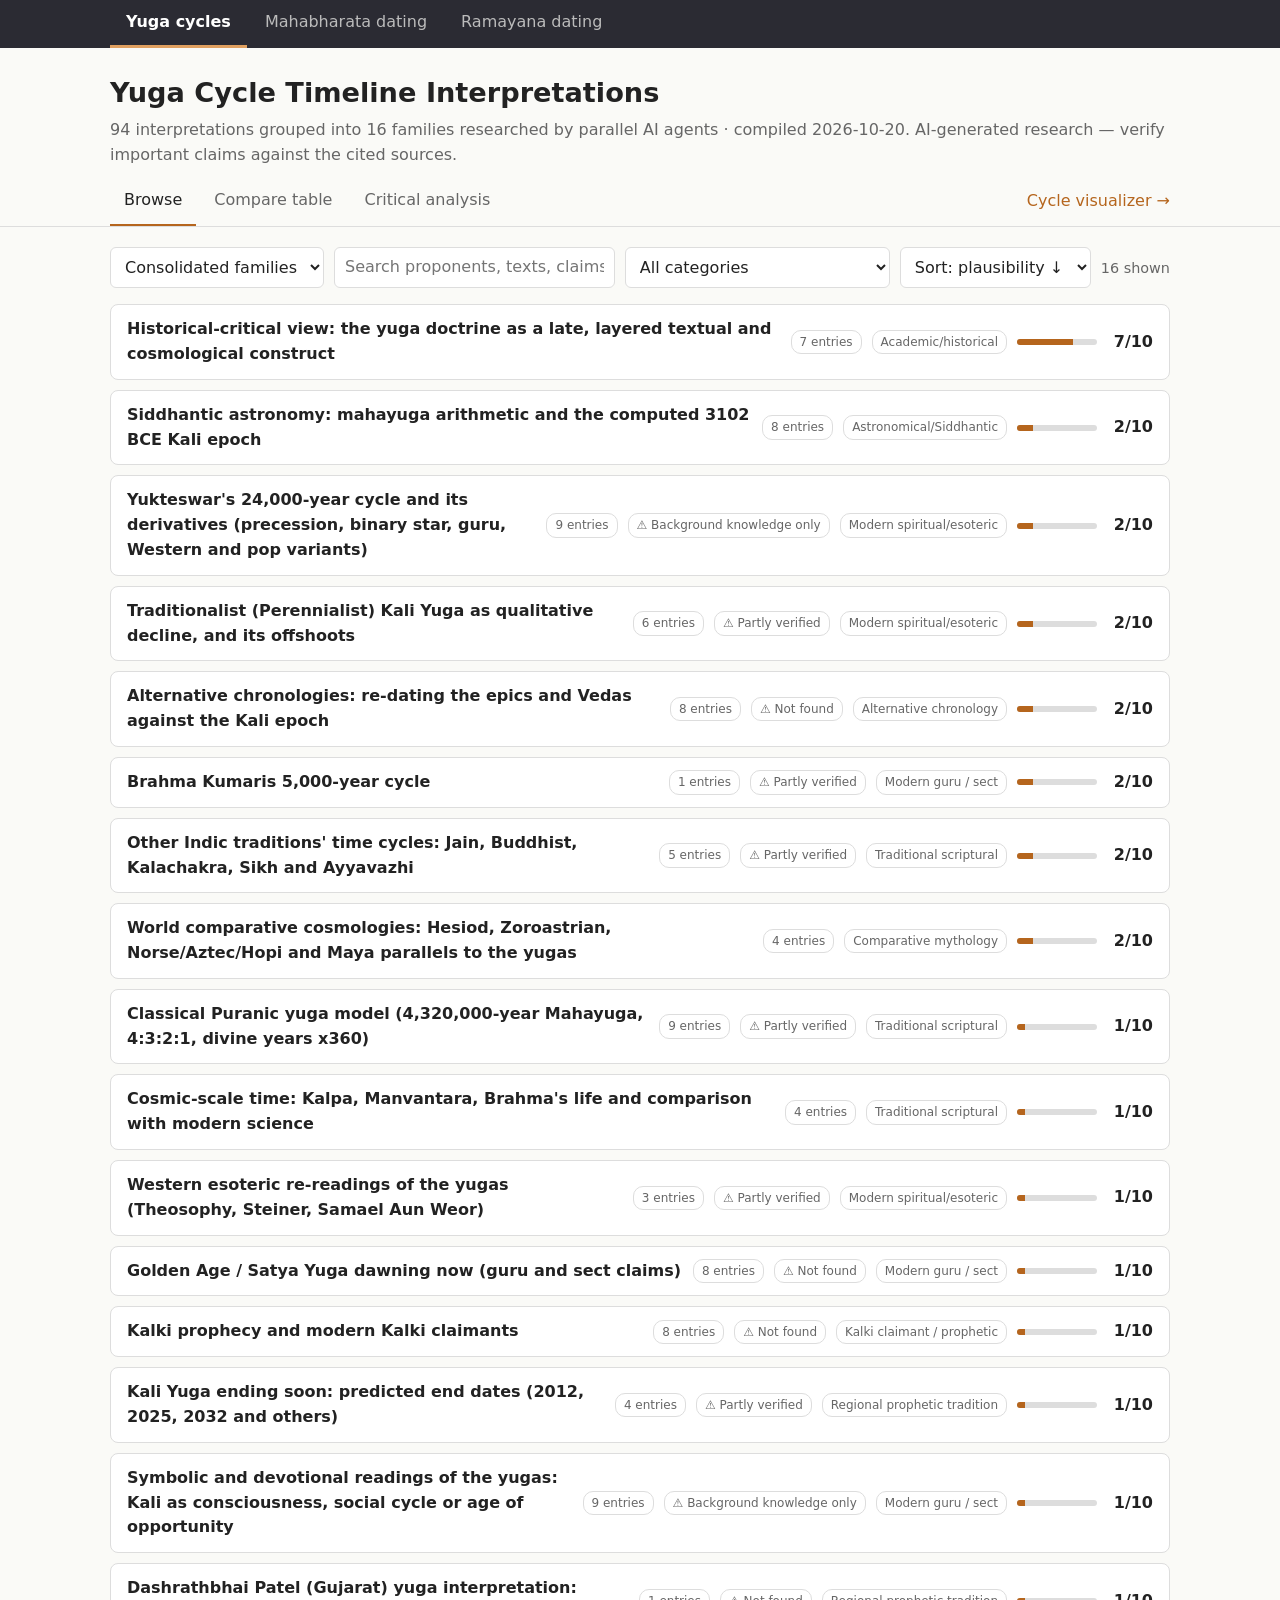
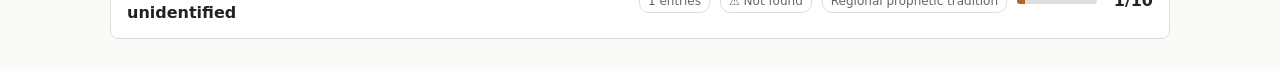
<file: index.html>
<!doctype html>
<html lang="en">
<head>
<meta charset="utf-8">
<meta name="viewport" content="width=device-width, initial-scale=1">
<title>Yuga Cycle Interpretations</title>
<style>
  :root { --bg:#fafaf7; --fg:#222; --muted:#666; --line:#ddd; --accent:#b5651d; --card:#fff; }
  @media (prefers-color-scheme: dark) { :root { --bg:#16161a; --fg:#e8e8e8; --muted:#9a9a9a; --line:#333; --accent:#e0a060; --card:#1f1f24; } }
  * { box-sizing:border-box; }
  body { margin:0; font:16px/1.55 system-ui, -apple-system, Segoe UI, sans-serif; background:var(--bg); color:var(--fg); }
  header { padding:24px 20px 8px; max-width:1100px; margin:auto; }
  h1 { margin:0 0 4px; font-size:1.7rem; }
  .sub { color:var(--muted); margin:0; }
  nav { position:sticky; top:0; background:var(--bg); border-bottom:1px solid var(--line); z-index:5; }
  nav .in { max-width:1100px; margin:auto; display:flex; gap:4px; padding:0 20px; }
  nav button { background:none; border:0; padding:12px 14px; cursor:pointer; color:var(--muted); font:inherit; border-bottom:2px solid transparent; }
  nav button.on { color:var(--fg); border-color:var(--accent); }
  main { max-width:1100px; margin:auto; padding:20px; }
  section { display:none; } section.on { display:block; }
  .controls { display:flex; flex-wrap:wrap; gap:10px; margin-bottom:16px; }
  input, select { font:inherit; padding:7px 10px; border:1px solid var(--line); border-radius:6px; background:var(--card); color:var(--fg); }
  input { flex:1; min-width:200px; }
  .count { color:var(--muted); align-self:center; font-size:.9rem; }
  .card { background:var(--card); border:1px solid var(--line); border-radius:8px; margin-bottom:10px; }
  .card > summary { padding:12px 16px; cursor:pointer; display:flex; gap:10px; align-items:center; list-style:none; }
  .card > summary::-webkit-details-marker { display:none; }
  .card > summary .t { font-weight:600; flex:1; }
  .tag { font-size:.75rem; padding:2px 8px; border-radius:10px; border:1px solid var(--line); color:var(--muted); white-space:nowrap; }
  .score { font-weight:700; font-variant-numeric:tabular-nums; min-width:46px; text-align:right; }
  .body { padding:0 16px 16px; border-top:1px solid var(--line); }
  .grid { display:grid; grid-template-columns:repeat(auto-fit,minmax(180px,1fr)); gap:8px 16px; margin:12px 0; font-size:.92rem; }
  .grid b { display:block; color:var(--muted); font-weight:500; font-size:.78rem; text-transform:uppercase; letter-spacing:.03em; }
  .body h4 { margin:14px 0 4px; font-size:.85rem; text-transform:uppercase; color:var(--muted); letter-spacing:.03em; }
  .body ul { margin:0; padding-left:20px; }
  .bar { height:6px; background:var(--line); border-radius:3px; overflow:hidden; width:80px; }
  .bar i { display:block; height:100%; background:var(--accent); }
  table { border-collapse:collapse; width:100%; font-size:.9rem; }
  th, td { text-align:left; padding:7px 8px; border-bottom:1px solid var(--line); vertical-align:top; }
  th { cursor:pointer; user-select:none; position:sticky; top:45px; background:var(--bg); }
  .tablewrap { overflow-x:auto; }
  .md { max-width:820px; }
  .md table { margin:12px 0; }
  .md h1,.md h2,.md h3 { margin-top:1.4em; }
  details.crit { margin:10px 0; }
  details.crit > summary { cursor:pointer; font-weight:600; padding:8px 0; }
  .note { color:var(--muted); font-size:.9rem; }
  a { color:var(--accent); }
</style>
</head>
<body>
<div id="topnav"></div>
<script src="nav.js"></script>
<header>
  <h1>Yuga Cycle Timeline Interpretations</h1>
  <p class="sub" id="meta"></p>
</header>
<nav><div class="in">
  <button data-tab="browse" class="on">Browse</button>
  <button data-tab="compare">Compare table</button>
  <button data-tab="analysis">Critical analysis</button>
  <a href="visualizer.html" style="margin-left:auto;align-self:center;text-decoration:none">Cycle visualizer →</a>
</div></nav>
<main>
  <section id="browse" class="on">
    <div class="controls">
      <select id="view">
        <option value="fam">Consolidated families</option>
        <option value="raw">All raw entries</option>
      </select>
      <input id="q" placeholder="Search proponents, texts, claims…">
      <select id="cat"><option value="">All categories</option></select>
      <select id="sort">
        <option value="plaus">Sort: plausibility ↓</option>
        <option value="title">Sort: title</option>
        <option value="cat">Sort: category</option>
      </select>
      <span class="count" id="count"></span>
    </div>
    <div id="list"></div>
  </section>
  <section id="compare">
    <p class="note">Click a column header to sort. Click a row to open it in Browse.</p>
    <div class="tablewrap"><table id="tbl"></table></div>
  </section>
  <section id="analysis">
    <div class="md" id="verdict"></div>
    <h2>Expert critiques by lens</h2>
    <div id="crits" class="md"></div>
  </section>
</main>
<script src="data.js"></script>
<script>
const D = window.YUGA, R = D.research, F = D.families || [], TAGS = D.criticismTags || {};
const src = () => (F.length && $('#view').value === 'fam') ? F : R;
const $ = s => document.querySelector(s);
const esc = s => String(s ?? '').replace(/[&<>"]/g, c => ({'&':'&amp;','<':'&lt;','>':'&gt;','"':'&quot;'}[c]));
const li = a => (a||[]).length ? '<ul>' + a.map(x => `<li>${linkify(esc(x))}</li>`).join('') + '</ul>' : '<p class="note">—</p>';
const linkify = s => s.replace(/(https?:\/\/[^\s)]+)/g, '<a href="$1" target="_blank" rel="noopener">$1</a>');

$('#meta').textContent = `${R.length} interpretations${F.length ? ` grouped into ${F.length} families` : ''} researched by parallel AI agents · compiled ${D.generated}. AI-generated research — verify important claims against the cited sources.`;

// tabs
document.querySelectorAll('nav button').forEach(b => b.onclick = () => show(b.dataset.tab));
function show(t) {
  document.querySelectorAll('nav button').forEach(x => x.classList.toggle('on', x.dataset.tab === t));
  document.querySelectorAll('section').forEach(x => x.classList.toggle('on', x.id === t));
}

// browse
[...new Set(R.map(r => r.category))].sort().forEach(c => $('#cat').insertAdjacentHTML('beforeend', `<option>${esc(c)}</option>`));
function card(r) {
  const d = r.durations || {};
  return `<details class="card" id="c-${esc(r.id)}">
    <summary><span class="t">${esc(r.title)}</span>${r.verification && r.verification !== 'Verified from sources' ? `<span class="tag" title="verification level">⚠ ${esc(r.verification)}</span>` : ''}<span class="tag">${esc(r.category)}</span>
      <span class="bar" title="plausibility"><i style="width:${r.plausibility*10}%"></i></span><span class="score">${r.plausibility}/10</span></summary>
    <div class="body">
      <p>${esc(r.summary)}</p>
      <div class="grid">
        <div><b>Full cycle</b>${esc(r.totalCycleYears)}</div>
        <div><b>Satya</b>${esc(d.satya)}</div><div><b>Treta</b>${esc(d.treta)}</div>
        <div><b>Dvapara</b>${esc(d.dvapara)}</div><div><b>Kali</b>${esc(d.kali)}</div>
        <div><b>Kali start</b>${esc(r.kaliStart)}</div><div><b>Kali end</b>${esc(r.kaliEnd)}</div>
        <div><b>Where we are now</b>${esc(r.currentPosition)}</div>
        <div><b>Originated</b>${esc(r.period)}</div>
        <div><b>Proponents</b>${esc((r.proponents||[]).join(', '))}</div>
      </div>
      <h4>Primary sources</h4>${li(r.primarySources)}
      <h4>Key claims</h4>${li(r.keyClaims)}
      <h4>Evidence offered</h4>${li(r.evidence)}
      <h4>Criticisms</h4>${li(r.criticisms)}
      <h4>Plausibility rationale</h4><p>${esc(r.plausibilityReason)}</p>
      <h4>References</h4>${li(r.references)}
    </div></details>`;
}
if (!F.length) $('#view').style.display = 'none';
function familyCard(f) {
  const d = f.durations || {};
  return `<details class="card" id="c-${esc(f.id)}">
    <summary><span class="t">${esc(f.title)}</span><span class="tag">${f.members.length} entries</span>${f.verification && !/Verified|Web-checked/.test(f.verification) ? `<span class="tag">⚠ ${esc(f.verification)}</span>` : ''}<span class="tag">${esc(f.category)}</span>
      <span class="bar" title="plausibility"><i style="width:${f.plausibility*10}%"></i></span><span class="score" title="member range ${esc(f.plausibilityRange)}">${f.plausibility}/10</span></summary>
    <div class="body">
      <p>${esc(f.summary)}</p>
      <div class="grid">
        <div><b>Full cycle</b>${esc(f.totalCycleYears)}</div>
        <div><b>Satya</b>${esc(d.satya)}</div><div><b>Treta</b>${esc(d.treta)}</div>
        <div><b>Dvapara</b>${esc(d.dvapara)}</div><div><b>Kali</b>${esc(d.kali)}</div>
        <div><b>Kali start</b>${esc(f.kaliStart)}</div><div><b>Kali end</b>${esc(f.kaliEnd)}</div>
        <div><b>Where we are now</b>${esc(f.currentPosition)}</div>
        <div><b>Plausibility range</b>${esc(f.plausibilityRange)}</div>
      </div>
      <h4>Variants within this family</h4><ul>${(f.variants||[]).map(v => `<li><a href="#${esc(v.memberId)}">${esc(v.title)}</a>: ${esc(v.distinctive)}</li>`).join('')}</ul>
      <h4>Key claims</h4>${li(f.keyClaims)}
      <h4>Evidence offered</h4>${li(f.evidence)}
      <h4>Criticisms</h4>
      <div>${(f.commonCriticisms||[]).map(t => `<span class="tag" title="${esc(TAGS[t])}" style="margin:0 4px 4px 0;display:inline-block">${esc(t)}</span>`).join('')}</div>
      ${li(f.specificCriticisms)}
      <h4>Plausibility rationale</h4><p>${esc(f.plausibilityReason)}</p>
      <h4>References</h4>${li(f.references)}
    </div></details>`;
}
function renderList() {
  const q = $('#q').value.toLowerCase(), c = $('#cat').value, s = $('#sort').value, fam = src() === F;
  let rows = src().filter(r => (!c || r.category === c) && (!q || JSON.stringify(r).toLowerCase().includes(q)));
  rows.sort(s === 'title' ? (a,b) => a.title.localeCompare(b.title)
          : s === 'cat' ? (a,b) => a.category.localeCompare(b.category) || b.plausibility - a.plausibility
          : (a,b) => b.plausibility - a.plausibility);
  $('#list').innerHTML = rows.map(fam ? familyCard : card).join('');
  $('#count').textContent = `${rows.length} shown`;
}
['q','cat','sort'].forEach(id => $('#'+id).addEventListener('input', renderList));
$('#view').addEventListener('input', () => { renderList(); renderTable(); });
renderList();

// compare table
const COLS = [['title','Interpretation'],['category','Category'],['totalCycleYears','Full cycle'],['kali','Kali length'],
              ['kaliStart','Kali start'],['kaliEnd','Kali end'],['currentPosition','Now (2026)'],['plausibility','Plaus.']];
let sortKey = 'plausibility', asc = false;
const val = (r,k) => k === 'kali' ? (r.durations||{}).kali : r[k];
function renderTable() {
  const rows = [...src()].sort((a,b) => { const x = val(a,sortKey), y = val(b,sortKey);
    const c = typeof x === 'number' ? x - y : String(x).localeCompare(String(y)); return asc ? c : -c; });
  $('#tbl').innerHTML = '<thead><tr>' + COLS.map(([k,l]) => `<th data-k="${k}">${l}${k===sortKey?(asc?' ▲':' ▼'):''}</th>`).join('') + '</tr></thead><tbody>' +
    rows.map(r => `<tr data-id="${esc(r.id)}" style="cursor:pointer">` + COLS.map(([k]) => `<td>${esc(val(r,k))}</td>`).join('') + '</tr>').join('') + '</tbody>';
  $('#tbl').querySelectorAll('th').forEach(th => th.onclick = () => { asc = sortKey === th.dataset.k ? !asc : false; sortKey = th.dataset.k; renderTable(); });
  $('#tbl').querySelectorAll('tbody tr').forEach(tr => tr.onclick = () => {
    show('browse'); $('#q').value = ''; $('#cat').value = ''; renderList();
    const el = document.getElementById('c-' + tr.dataset.id); el.open = true; el.scrollIntoView({behavior:'smooth'});
  });
}
renderTable();

// deep link: index.html#<id> opens that entry
function openHash() { const id = decodeURIComponent(location.hash.slice(1));
  if (id && F.length && !F.some(f => f.id === id) && R.some(r => r.id === id) && $('#view').value !== 'raw') { $('#view').value = 'raw'; $('#q').value = ''; $('#cat').value = ''; renderList(); renderTable(); }
  const el = id && document.getElementById('c-' + id);
  if (el) { show('browse'); el.open = true; el.scrollIntoView(); } }
window.addEventListener('hashchange', openHash); openHash();

// tiny markdown renderer (headings, bold/italic, lists, tables, paragraphs)
function md(src) {
  const inl = s => esc(s).replace(/\*\*(.+?)\*\*/g,'<strong>$1</strong>').replace(/(^|[^*])\*([^*]+)\*/g,'$1<em>$2</em>').replace(/`([^`]+)`/g,'<code>$1</code>');
  const L = src.split('\n'); let out = '', i = 0;
  while (i < L.length) {
    let l = L[i];
    if (/^#{1,6}\s/.test(l)) { const n = l.match(/^#+/)[0].length; out += `<h${n+1}>${inl(l.replace(/^#+\s*/,''))}</h${n+1}>`; i++; }
    else if (/^\s*\|/.test(l)) { const rows = []; while (i < L.length && /^\s*\|/.test(L[i])) rows.push(L[i++]);
      const cells = r => r.trim().replace(/^\||\|$/g,'').split('|').map(c => c.trim());
      out += '<table><thead><tr>' + cells(rows[0]).map(c => `<th>${inl(c)}</th>`).join('') + '</tr></thead><tbody>' +
        rows.slice(2).map(r => '<tr>' + cells(r).map(c => `<td>${inl(c)}</td>`).join('') + '</tr>').join('') + '</tbody></table>'; }
    else if (/^\s*([-*]|\d+\.)\s/.test(l)) { const ord = /^\s*\d+\./.test(l); const items = [];
      while (i < L.length && /^\s*([-*]|\d+\.)\s/.test(L[i])) items.push(L[i++].replace(/^\s*([-*]|\d+\.)\s/,''));
      out += (ord?'<ol>':'<ul>') + items.map(x => `<li>${inl(x)}</li>`).join('') + (ord?'</ol>':'</ul>'); }
    else if (/^---+\s*$/.test(l)) { out += '<hr>'; i++; }
    else if (!l.trim()) i++;
    else { const p = []; while (i < L.length && L[i].trim() && !/^(#|\s*\||\s*[-*]\s|\s*\d+\.\s|---)/.test(L[i])) p.push(L[i++]); out += `<p>${inl(p.join(' '))}</p>`; }
  }
  return out;
}
if (Object.keys(TAGS).length) $('#crits').insertAdjacentHTML('afterend', '<h2>Shared criticisms</h2><p class="note">Criticisms that recur across many interpretations, listed once each.</p><table><thead><tr><th>Tag</th><th>Criticism</th><th>Applies to</th></tr></thead><tbody>' +
  Object.entries(TAGS).map(([t, txt]) => `<tr><td><code>${esc(t)}</code></td><td>${esc(txt)}</td><td>${F.filter(f => (f.commonCriticisms||[]).includes(t)).map(f => esc(f.title)).join(', ')}</td></tr>`).join('') + '</tbody></table>');
$('#verdict').innerHTML = md(D.verdict || '_No verdict._') + (D.addendum ? '<hr>' + md(D.addendum) : '');
const LENS = ['Textual & historical lens','Astronomical lens','Empirical / scientific lens'];
$('#crits').innerHTML = (D.critiques||[]).map((c,i) => `<details class="crit"><summary>${LENS[i] || 'Critique '+(i+1)}</summary>${md(c)}</details>`).join('');
</script>
</body>
</html>
</file>
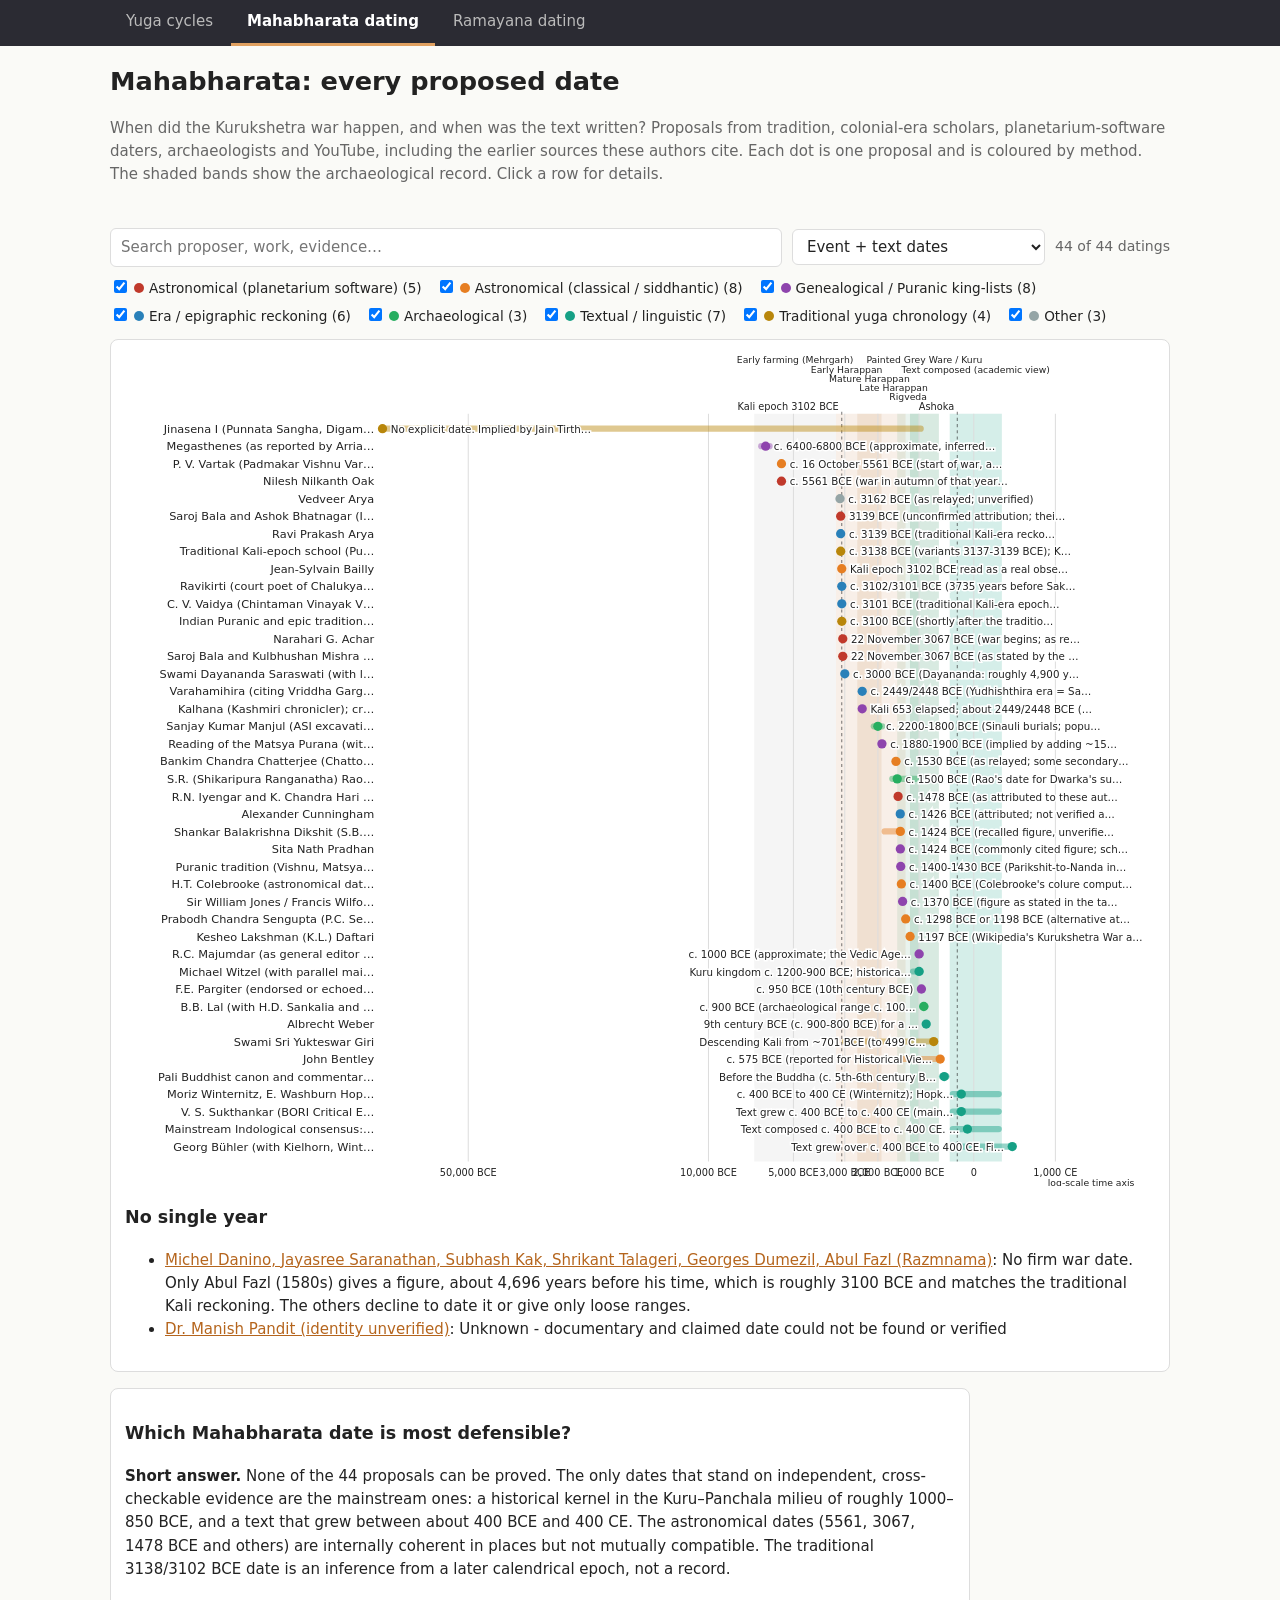
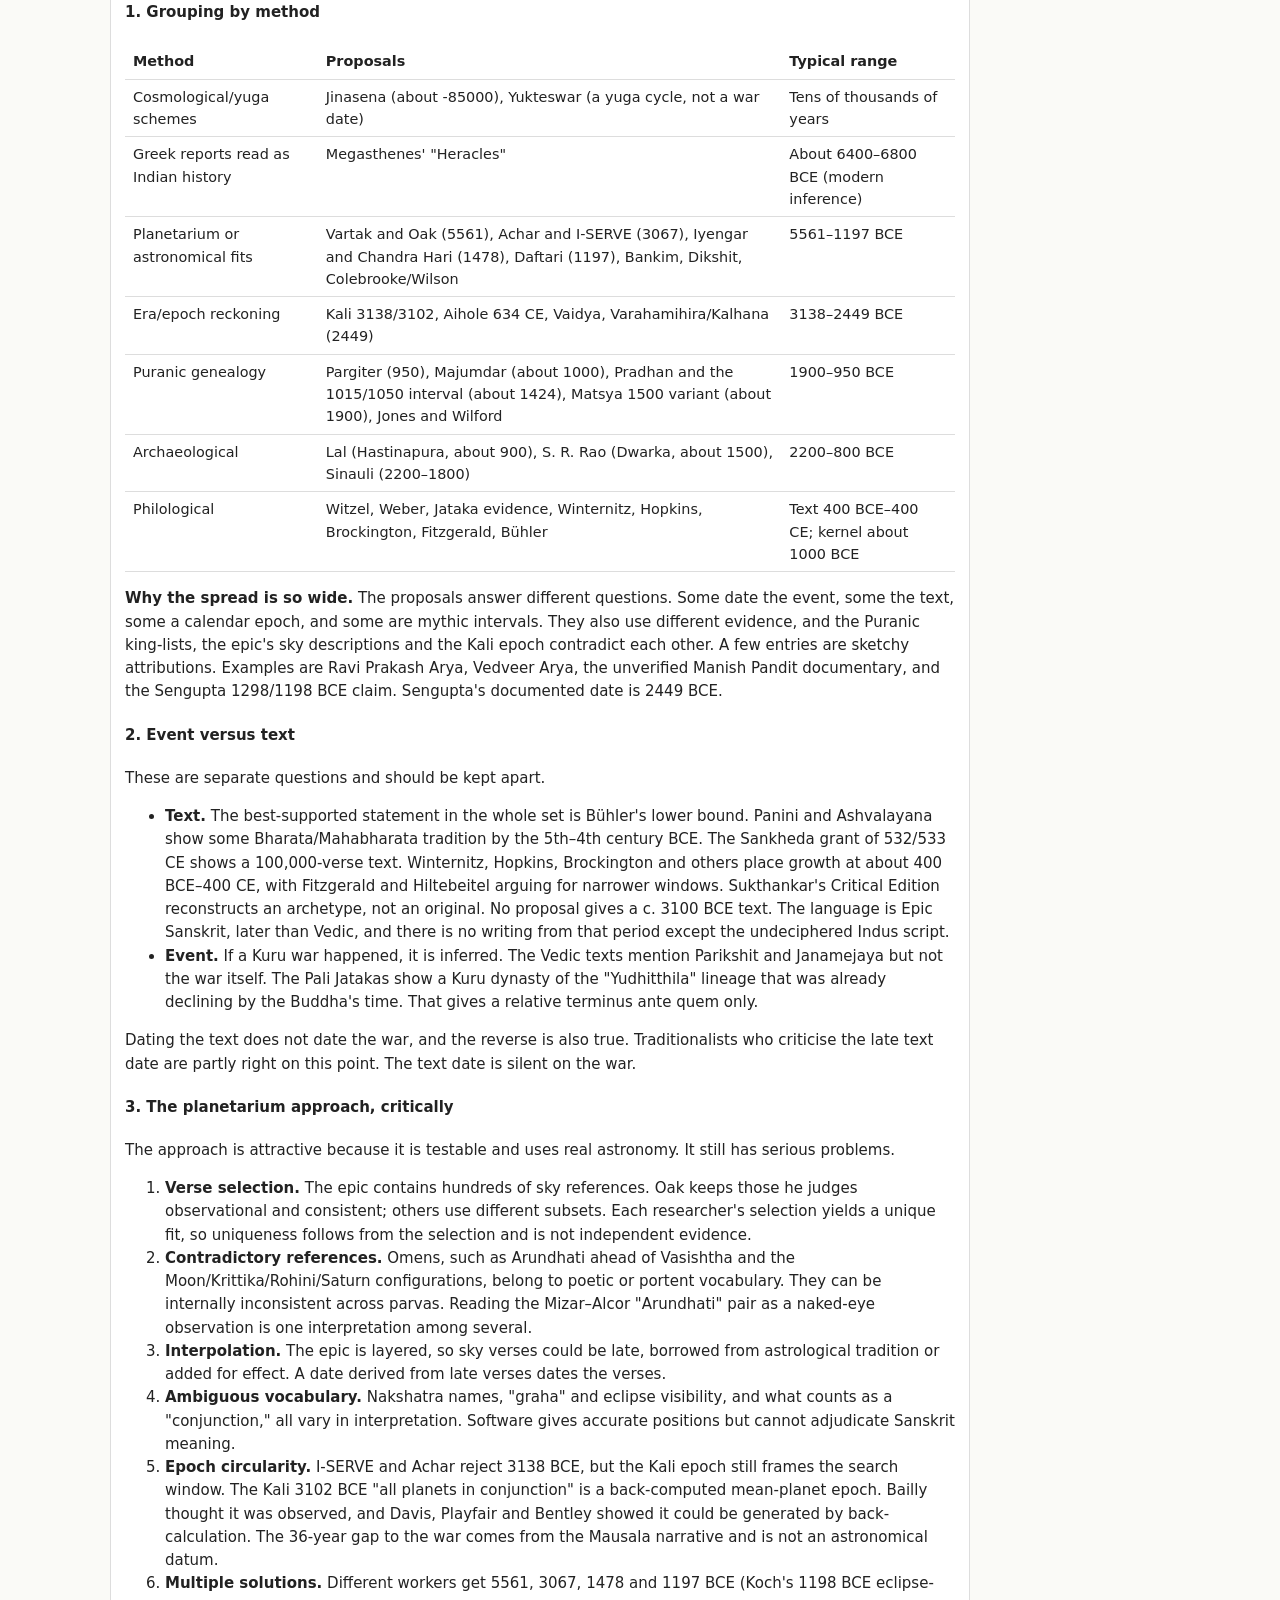
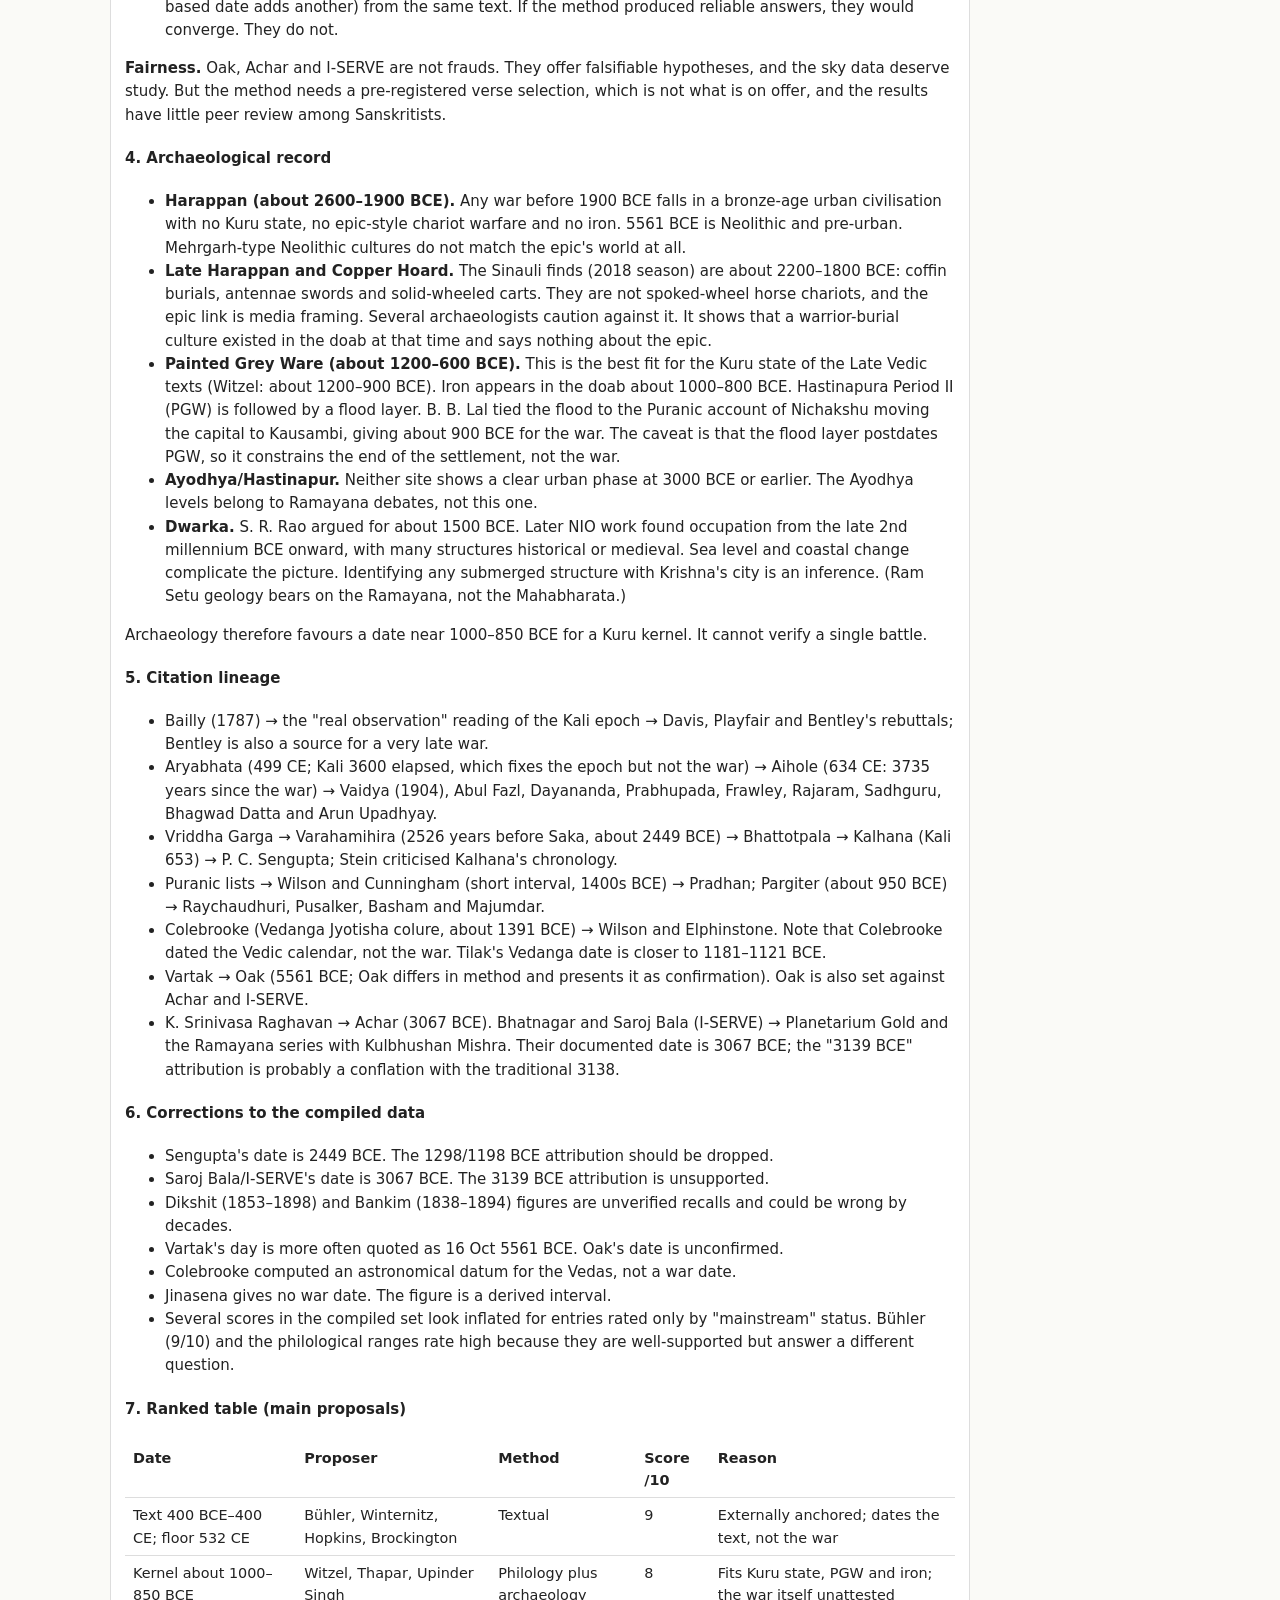
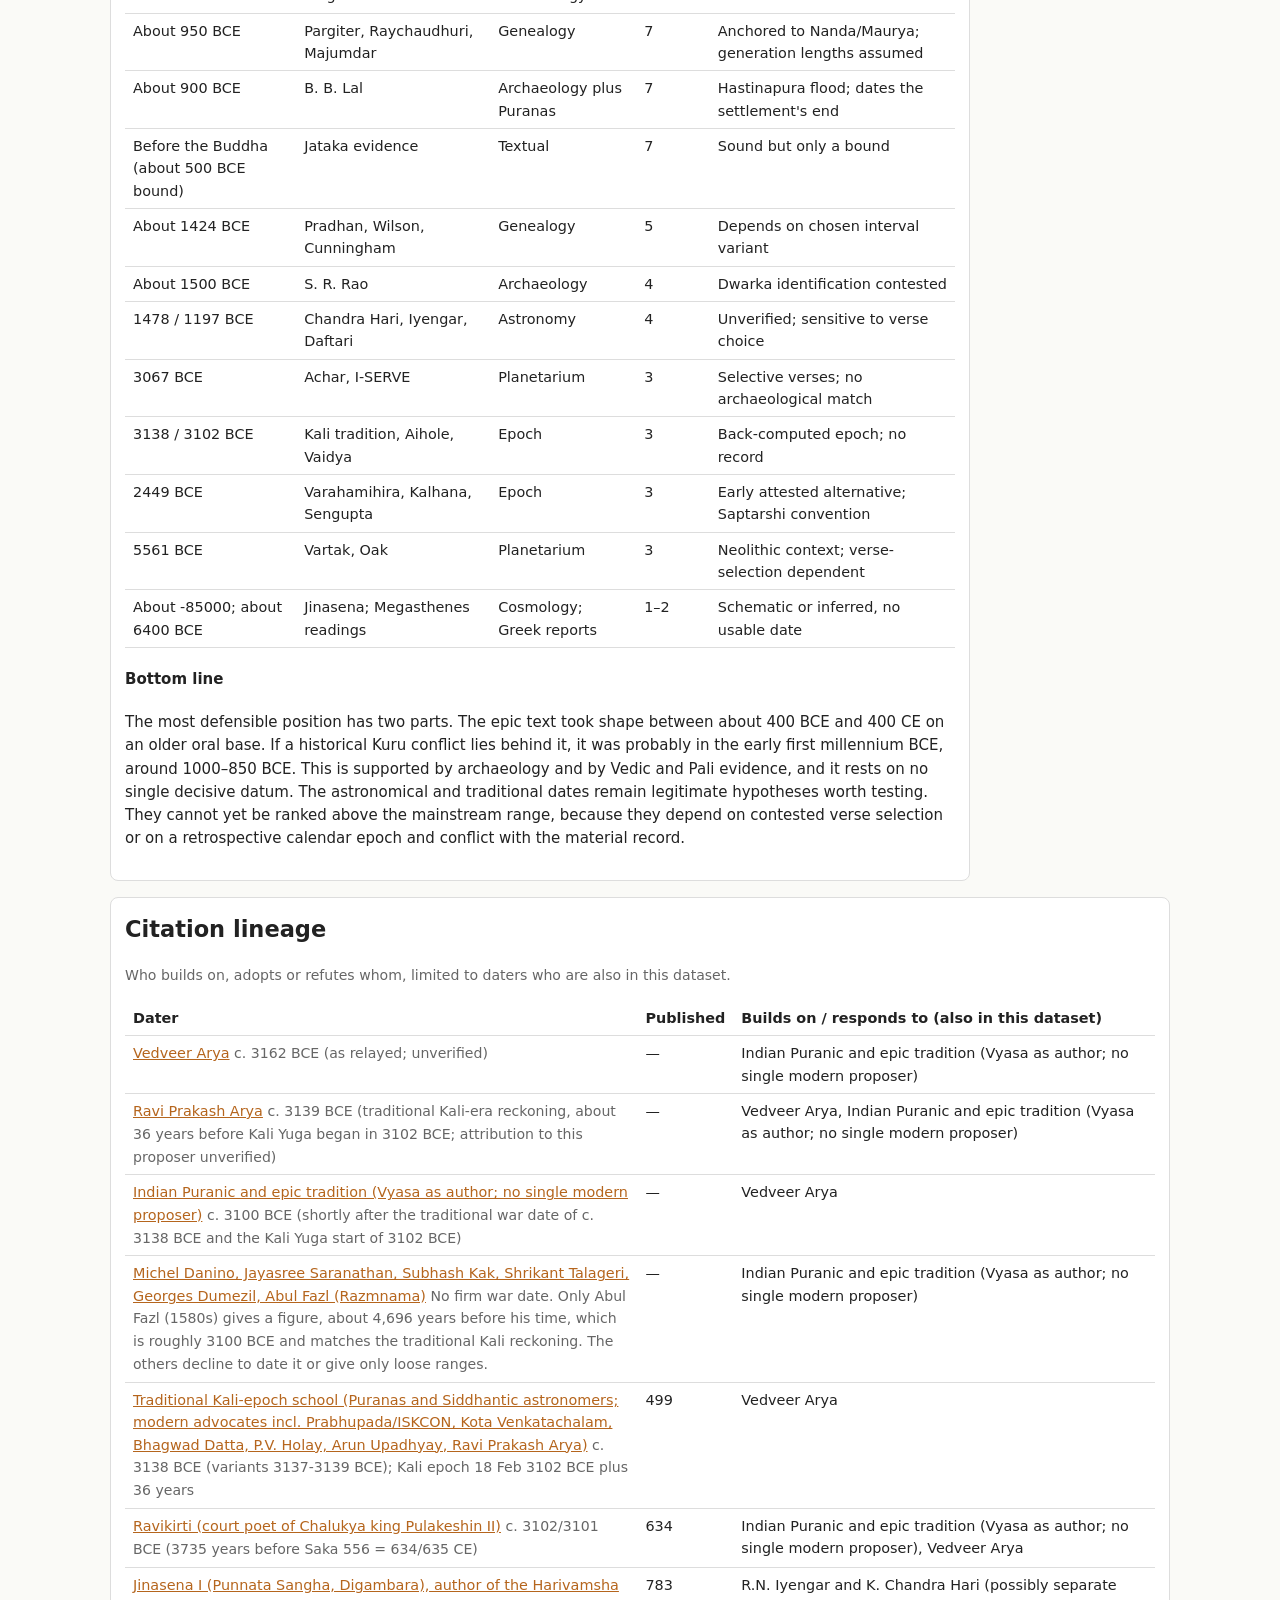
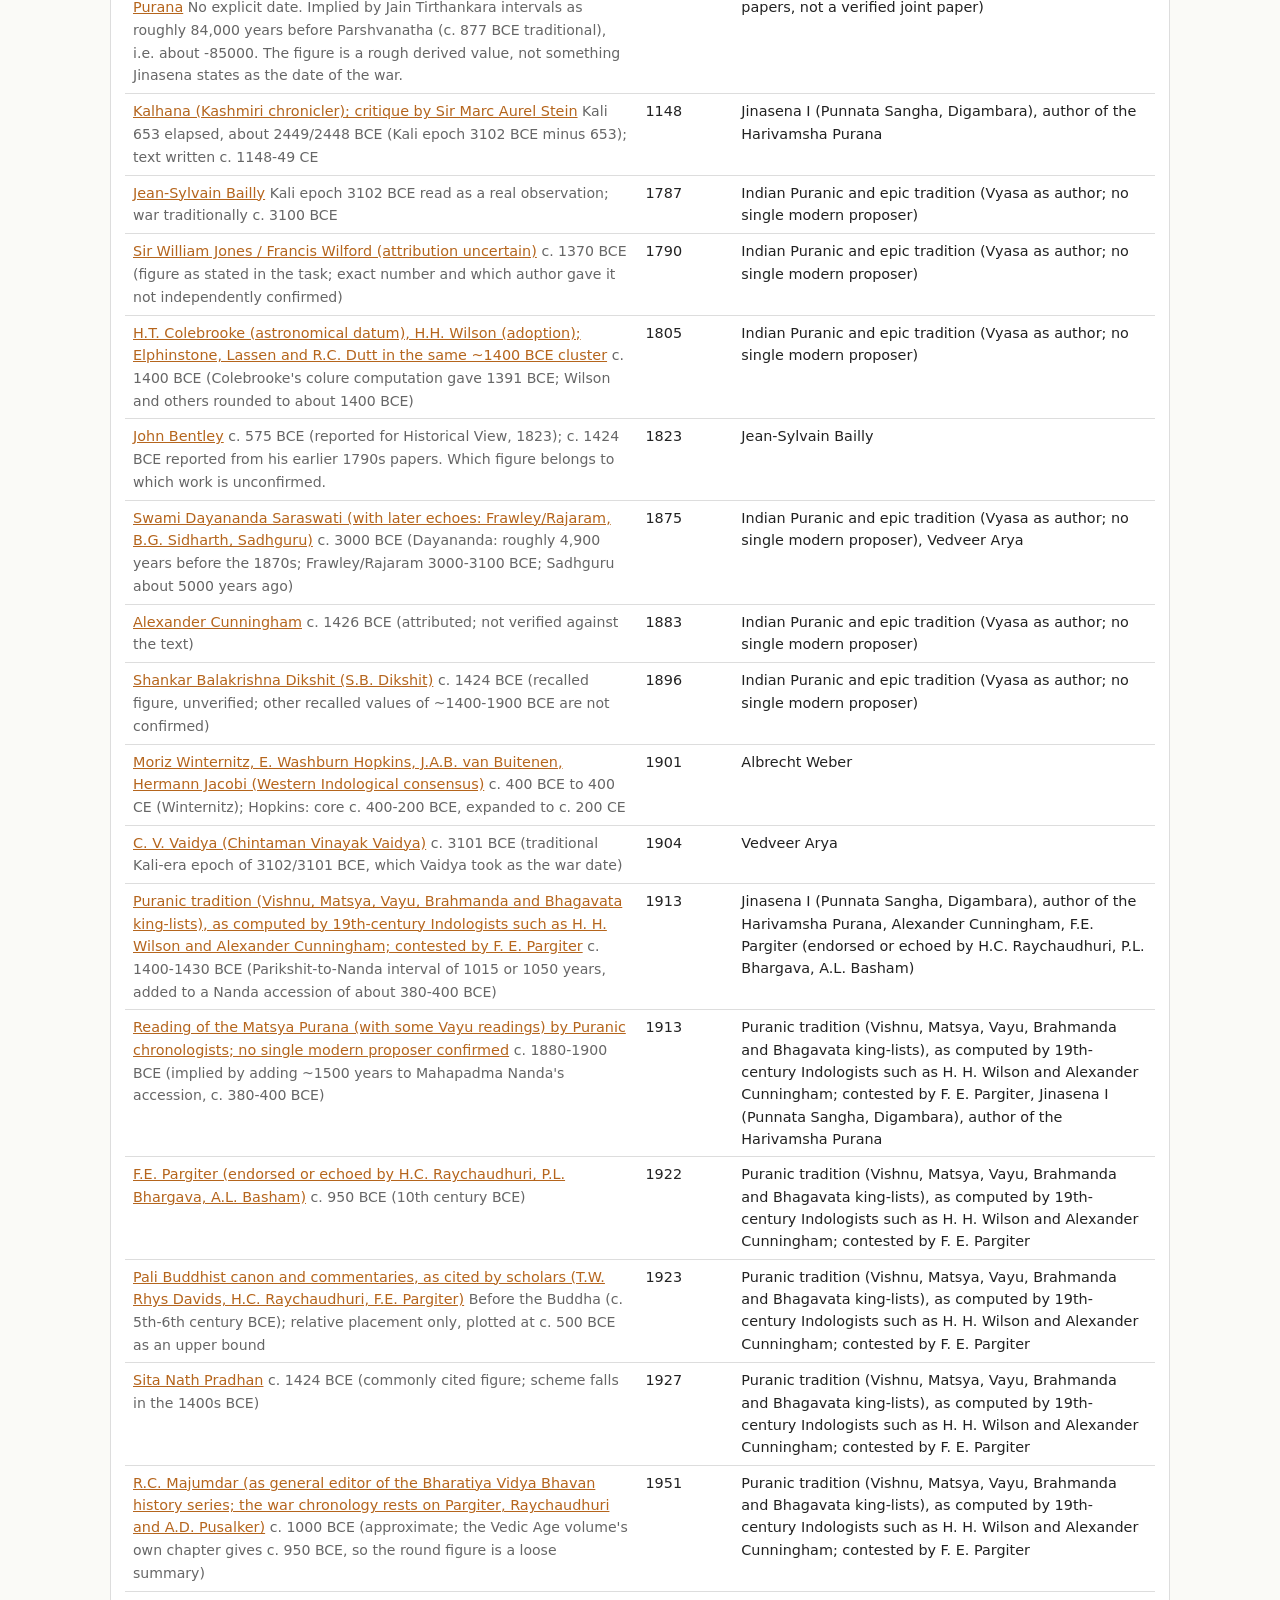
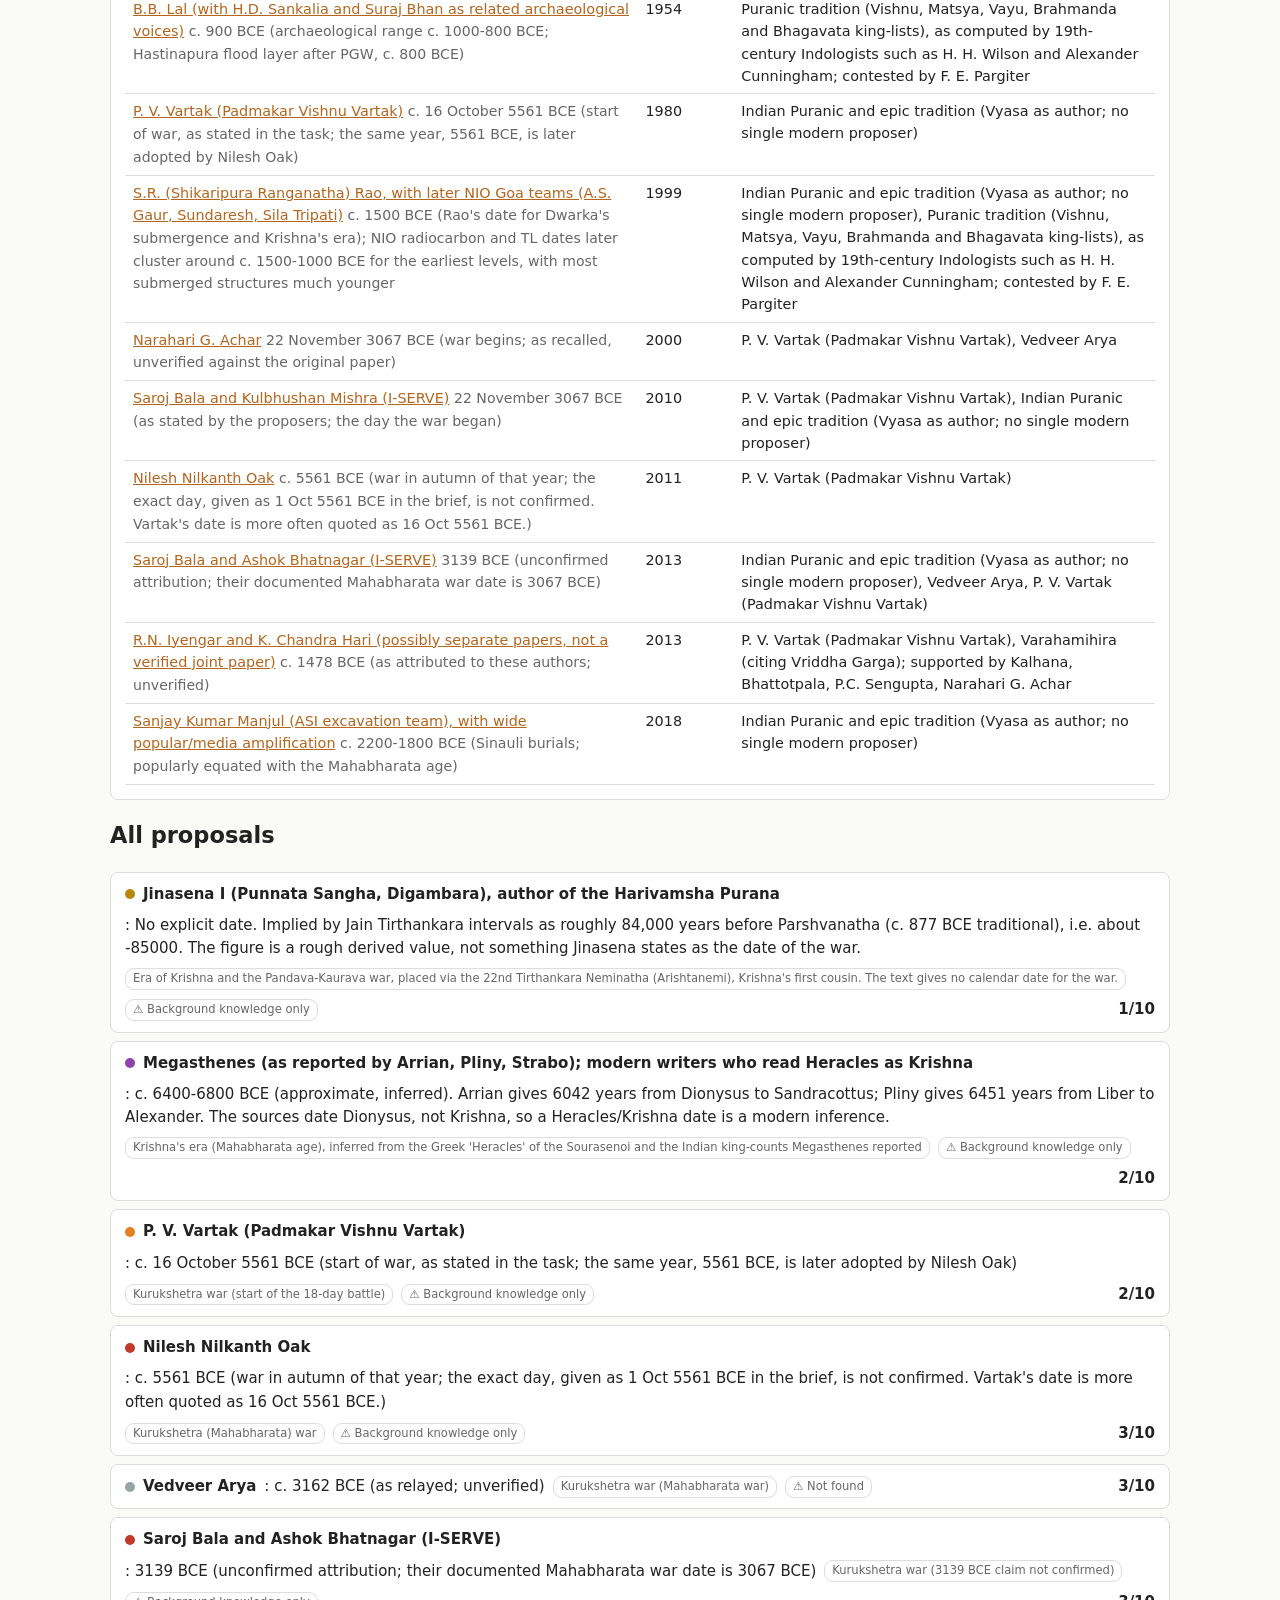
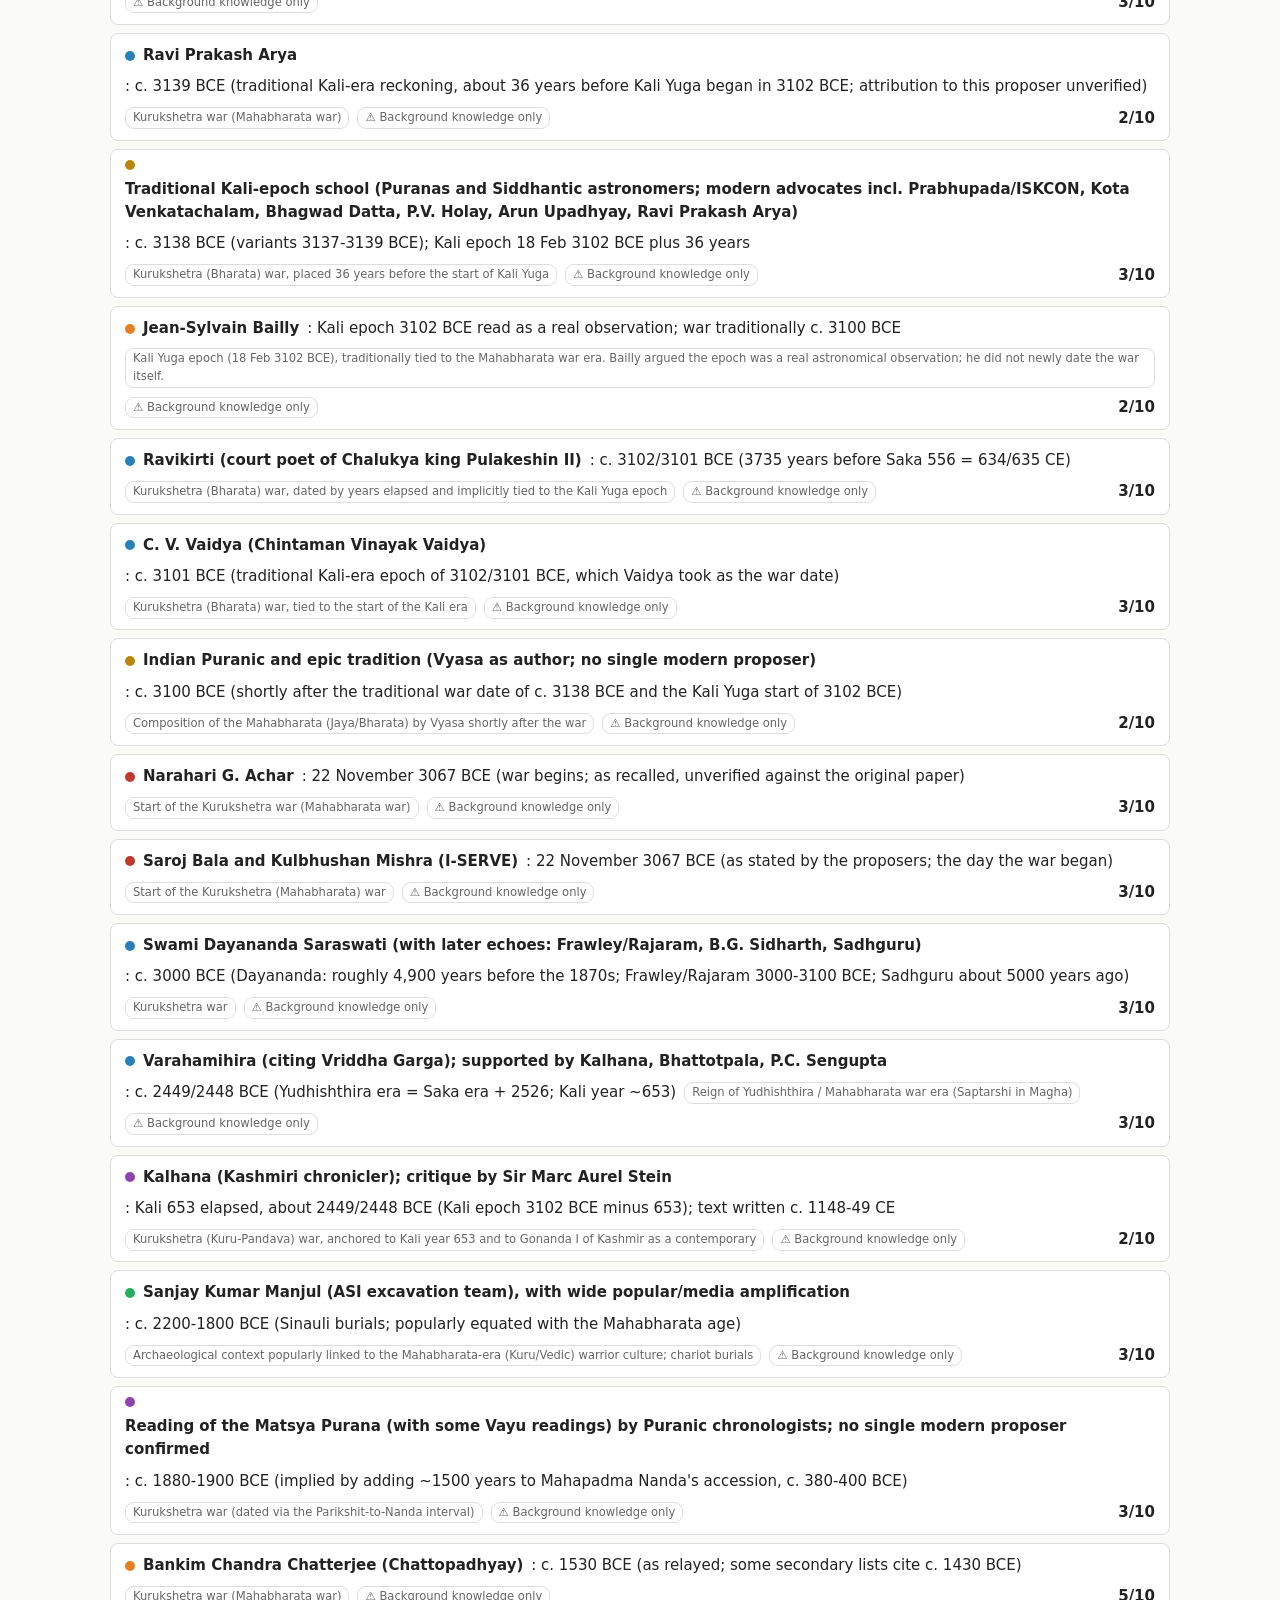
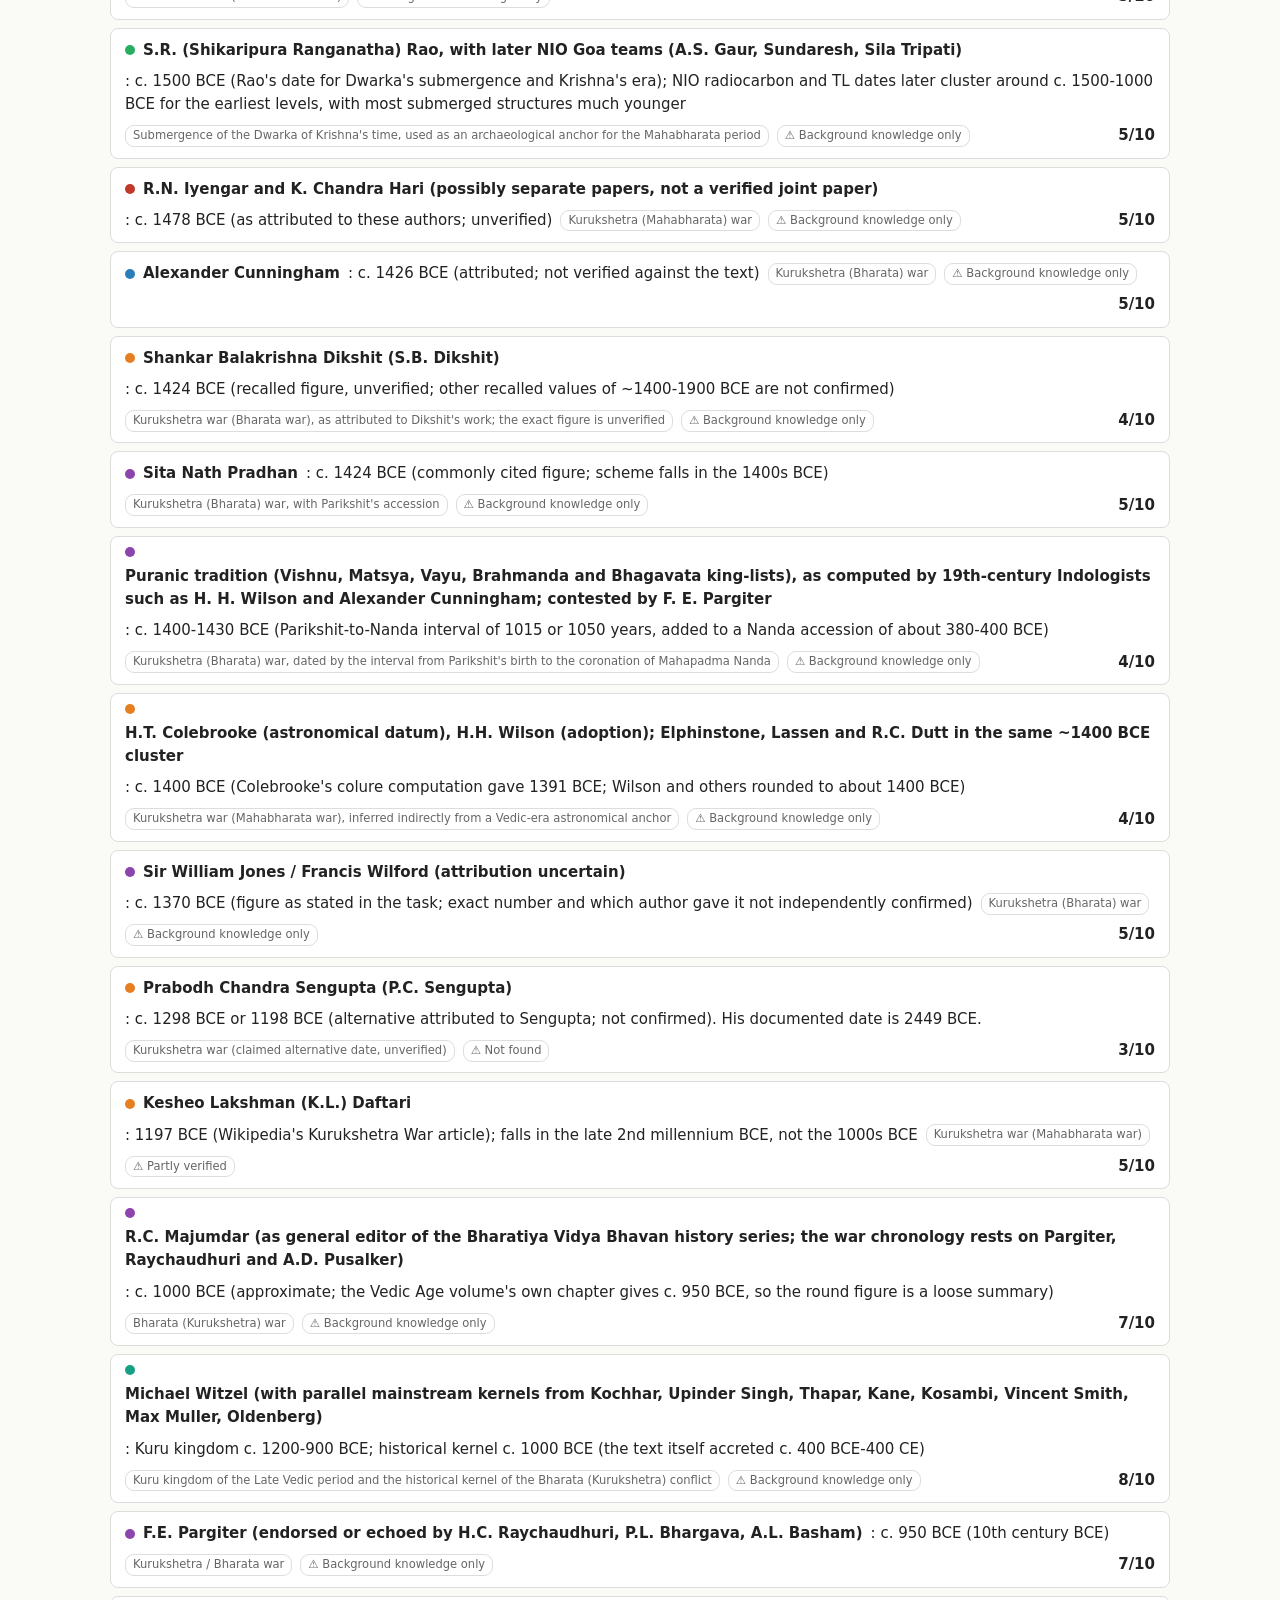
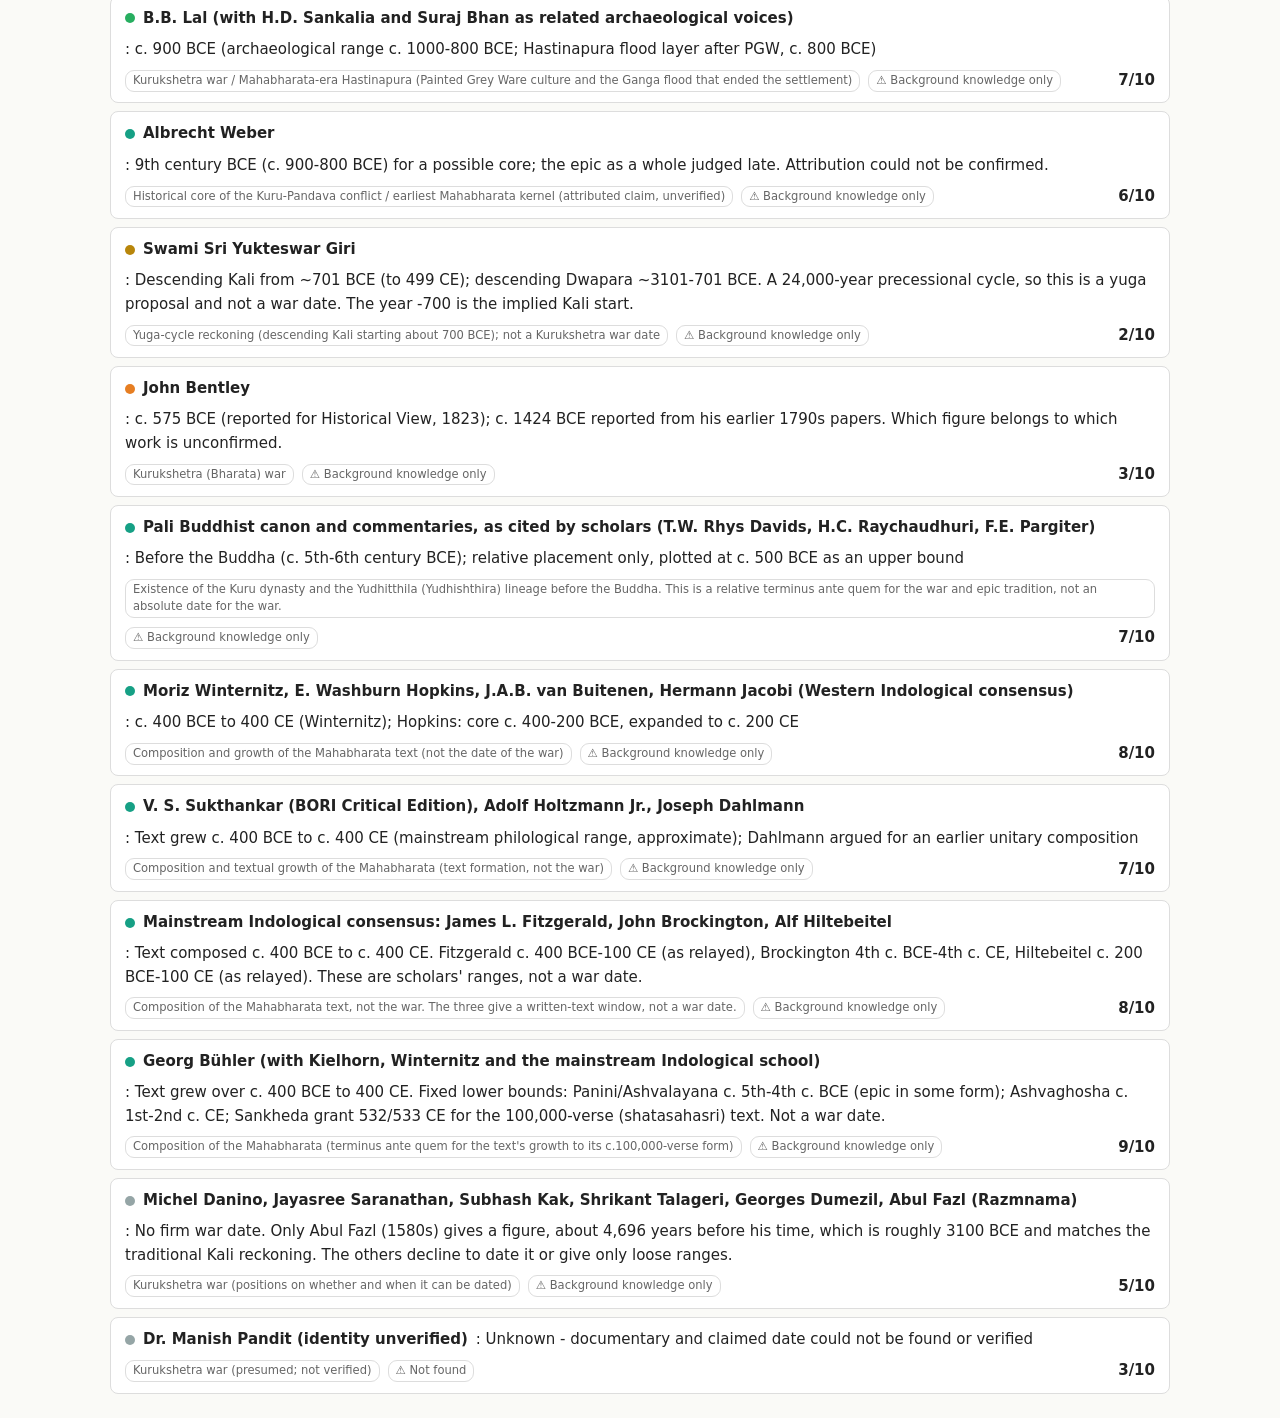
<file: mahabharata.html>
<!doctype html>
<html lang="en">
<head>
<meta charset="utf-8">
<meta name="viewport" content="width=device-width, initial-scale=1">
<title>Mahabharata dating</title>
<link rel="stylesheet" href="shared.css">
<style>
  .controls { display:flex; flex-wrap:wrap; gap:10px; margin:10px 0; align-items:center; }
  input, select { font:inherit; padding:7px 10px; border:1px solid var(--line); border-radius:6px; background:var(--card); color:var(--fg); }
  #q { flex:1; min-width:200px; }
  #chips { display:flex; flex-wrap:wrap; gap:6px 14px; font-size:.85rem; margin:6px 0 12px; }
  .chip { cursor:pointer; user-select:none; } .chip i { display:inline-block; width:10px; height:10px; border-radius:50%; margin:0 5px 0 4px; }
  .panel { background:var(--card); border:1px solid var(--line); border-radius:8px; padding:14px; margin-bottom:16px; overflow-x:auto; }
  svg { width:100%; min-width:760px; height:auto; display:block; } svg text { fill:var(--fg); font-family:inherit; }
  .row { cursor:pointer; } .row:hover rect:first-child { fill:rgba(128,128,128,.12); }
  .card { background:var(--card); border:1px solid var(--line); border-radius:8px; margin-bottom:8px; }
  .card > summary { padding:10px 14px; cursor:pointer; list-style:none; display:flex; gap:8px; align-items:center; flex-wrap:wrap; }
  .card > summary::-webkit-details-marker { display:none; }
  .dot { width:10px; height:10px; border-radius:50%; display:inline-block; }
  .tag { font-size:.72rem; padding:1px 7px; border-radius:9px; border:1px solid var(--line); color:var(--muted); }
  .score { margin-left:auto; font-weight:700; }
  .body { padding:0 14px 12px; border-top:1px solid var(--line); }
  .body h4 { margin:12px 0 4px; font-size:.8rem; text-transform:uppercase; color:var(--muted); }
  table { border-collapse:collapse; width:100%; font-size:.9rem; } th, td { text-align:left; padding:6px 8px; border-bottom:1px solid var(--line); vertical-align:top; }
  .md { max-width:860px; }
</style>
</head>
<body>
<div id="topnav"></div>
<header>
  <h1>Mahabharata: every proposed date</h1>
  <p class="sub">When did the Kurukshetra war happen, and when was the text written? Proposals from tradition, colonial-era scholars, planetarium-software daters, archaeologists and YouTube, including the earlier sources these authors cite. Each dot is one proposal and is coloured by method. The shaded bands show the archaeological record. Click a row for details.</p>
</header>
<main>
  <div class="controls">
    <input id="q" placeholder="Search proposer, work, evidence…">
    <select id="ev"><option value="">Event + text dates</option><option value="event">Event dates only</option><option value="text">Text-composition dates only</option></select>
    <span class="note" id="count"></span>
  </div>
  <div id="chips"></div>
  <div class="panel"><svg id="chart"></svg><div id="deep"></div><div id="undated"></div></div>
  <div class="panel md" id="analysis"></div>
  <div class="panel"><h2 style="margin-top:0">Citation lineage</h2><p class="note">Who builds on, adopts or refutes whom, limited to daters who are also in this dataset.</p><div id="lineage"></div></div>
  <h2>All proposals</h2>
  <div id="cards"></div>
</main>
<script src="nav.js"></script>
<script src="epics-data.js"></script>
<script>window.EPIC = 'Mahabharata';</script>
<script src="epic.js"></script>
</body>
</html>
</file>
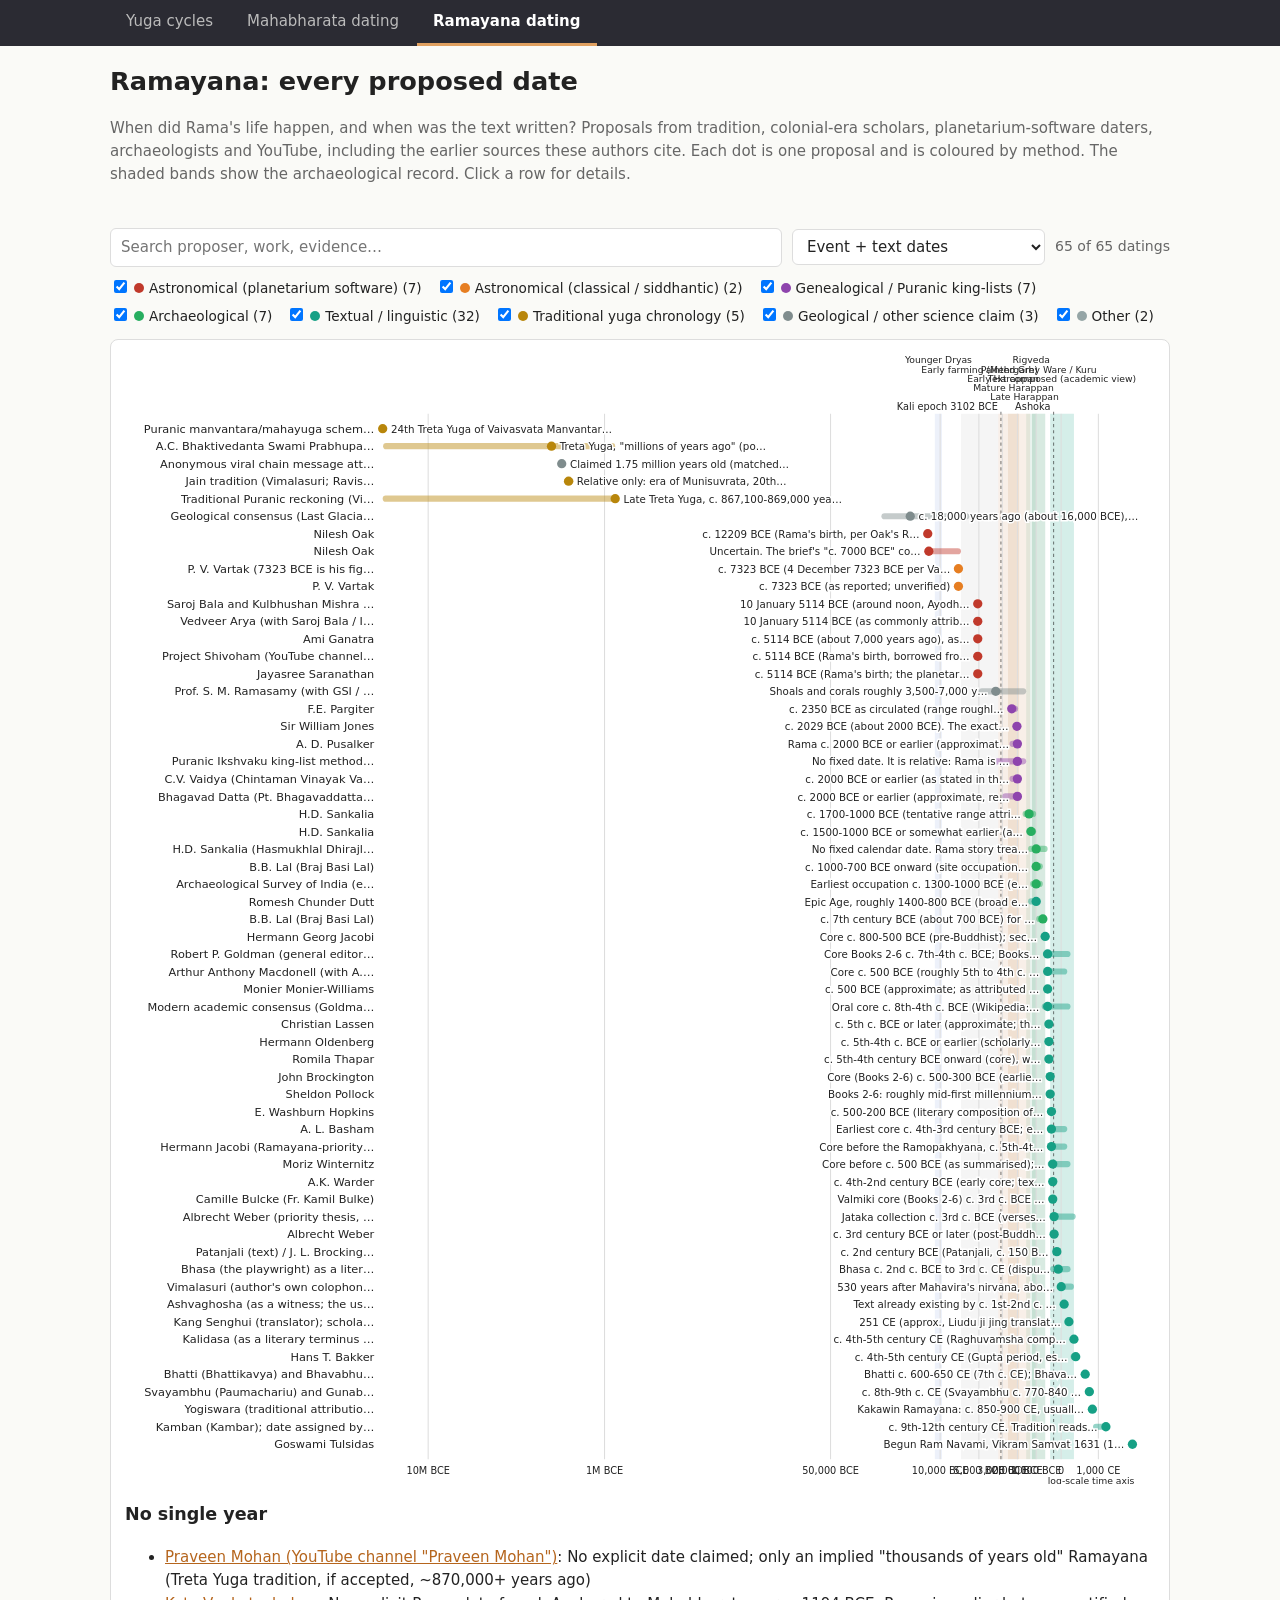
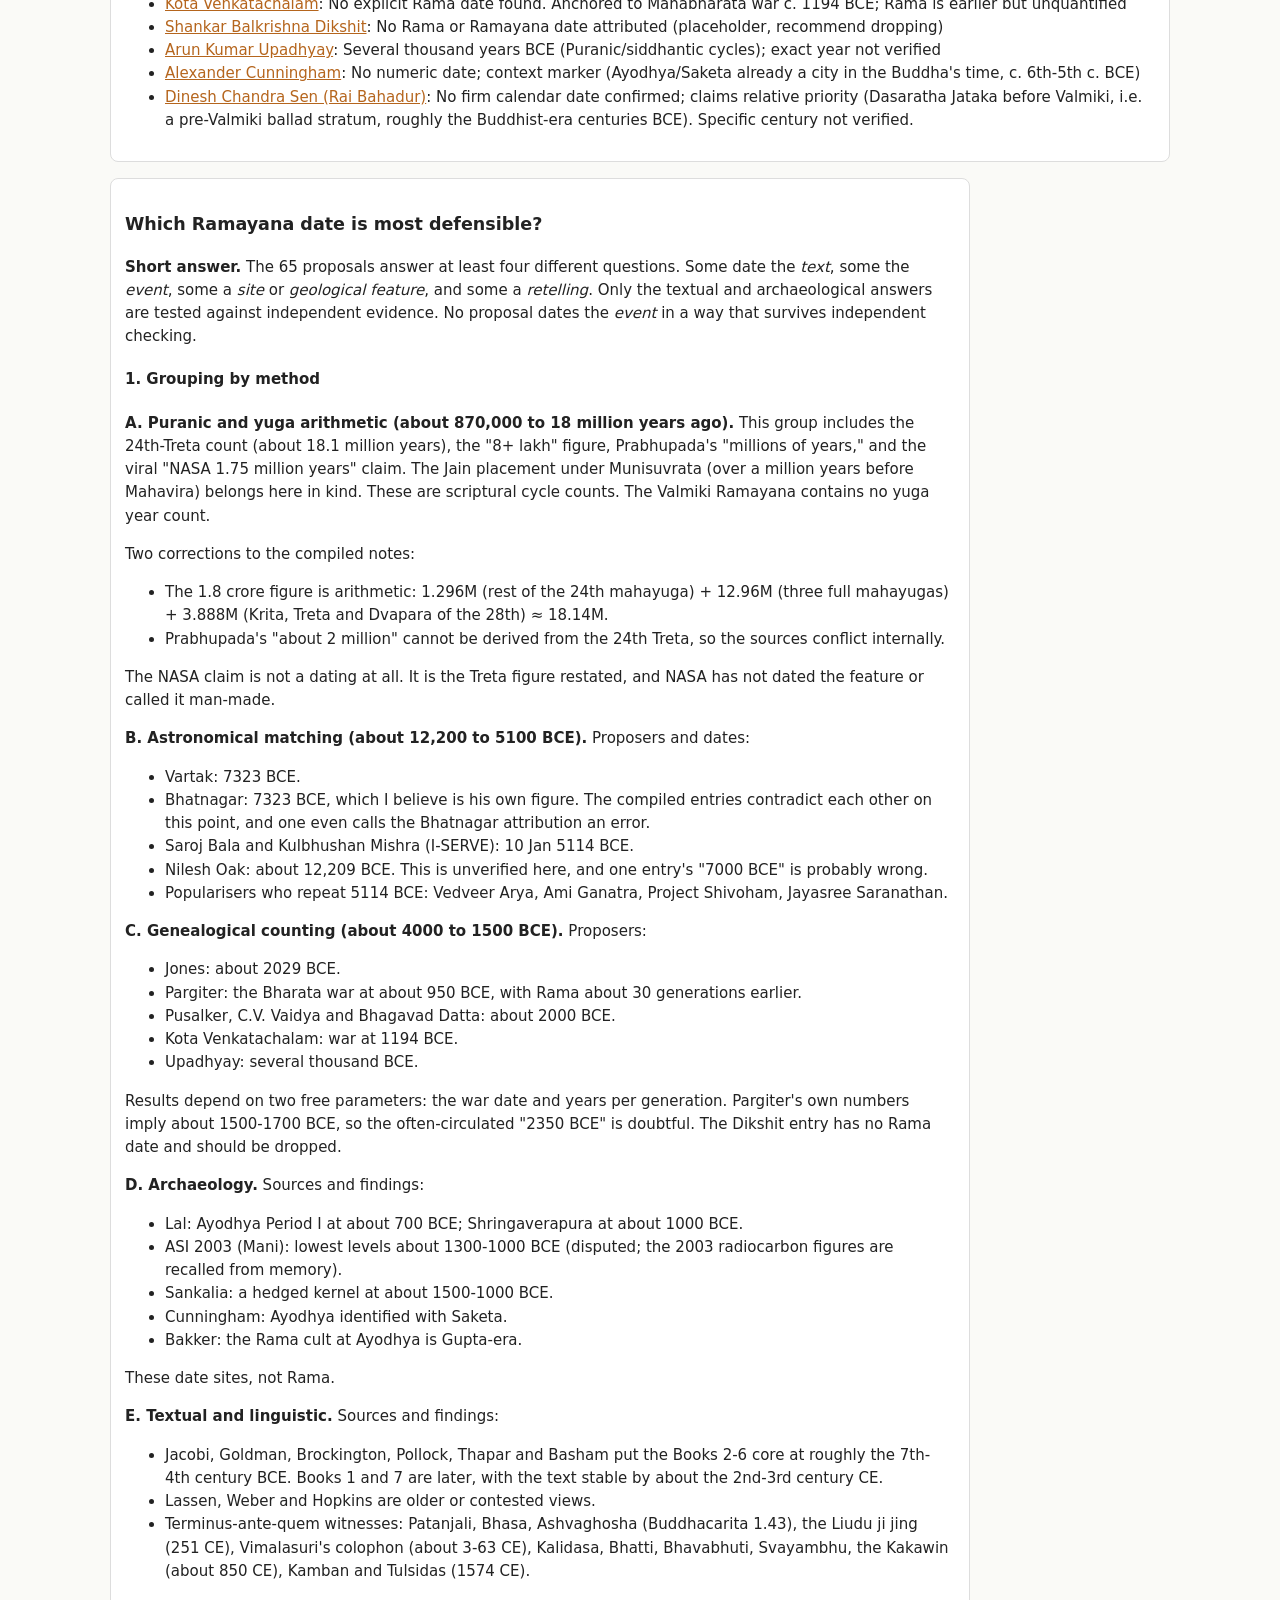
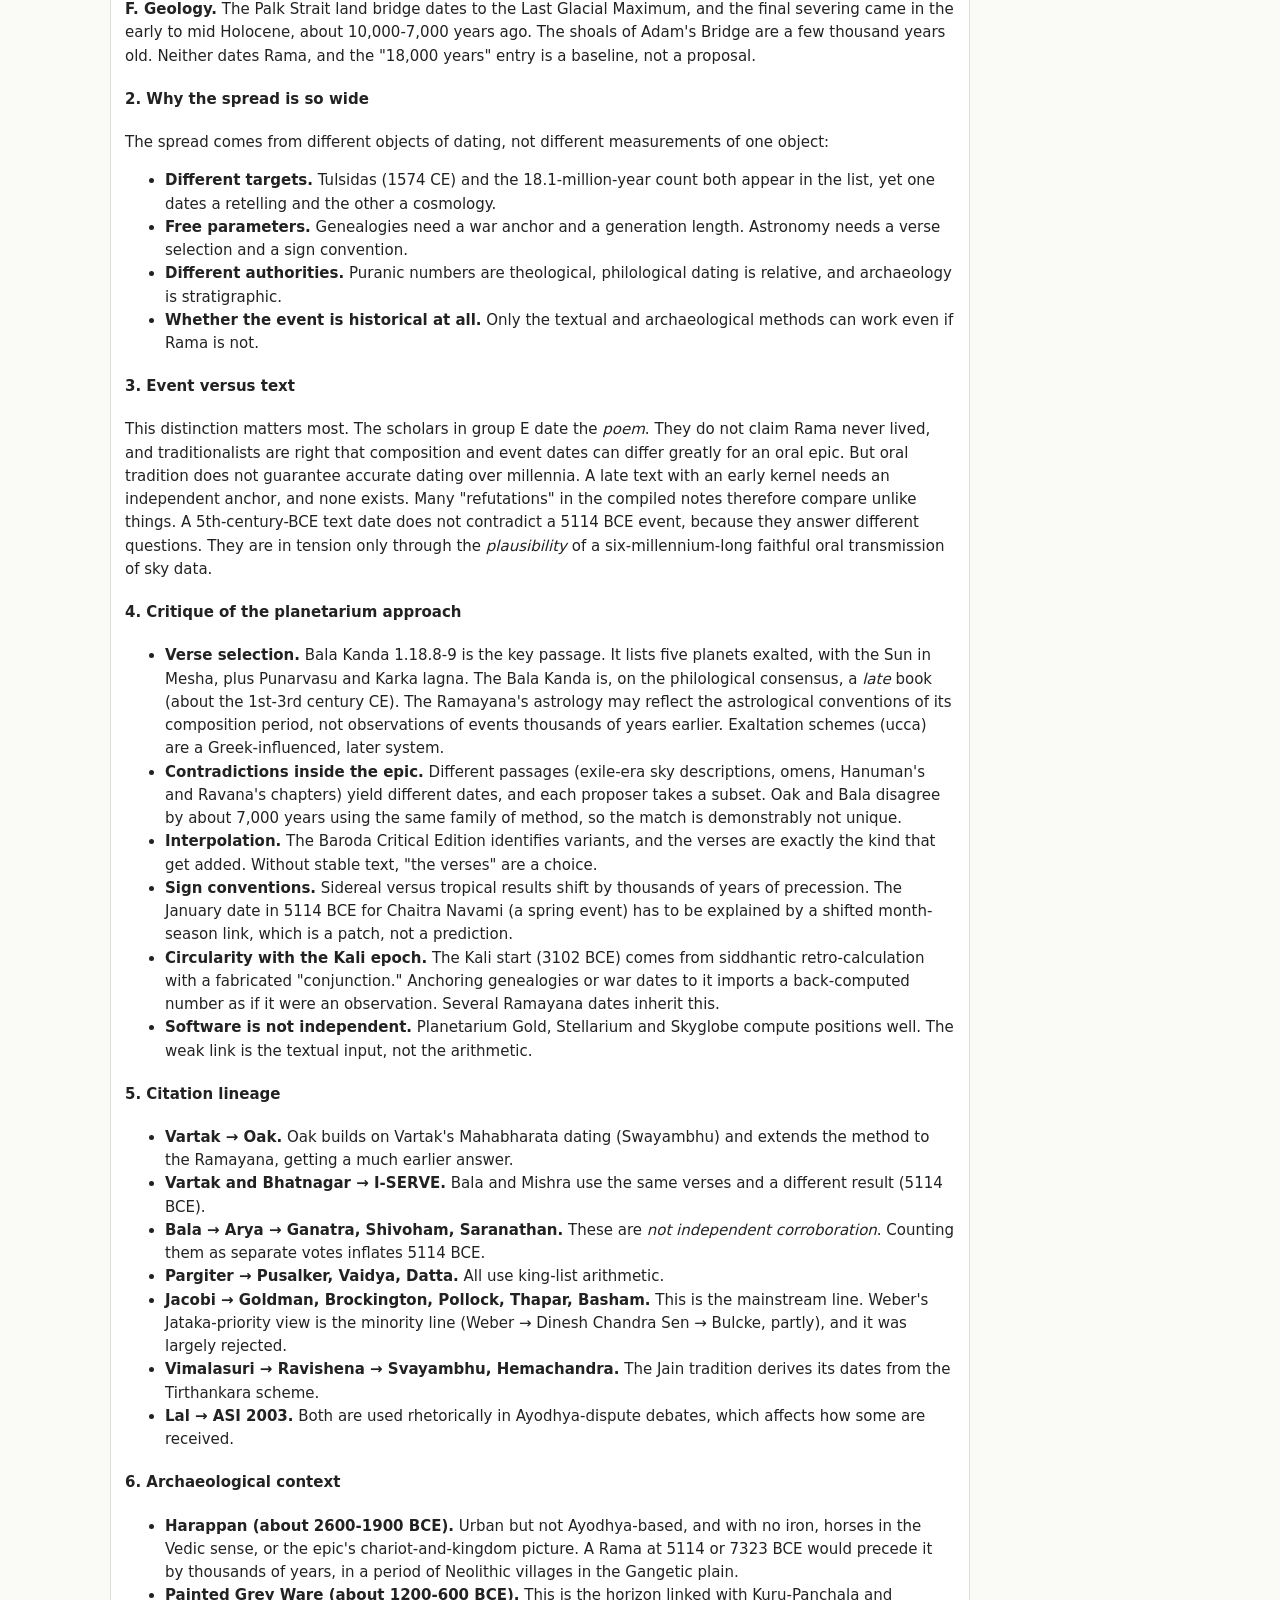
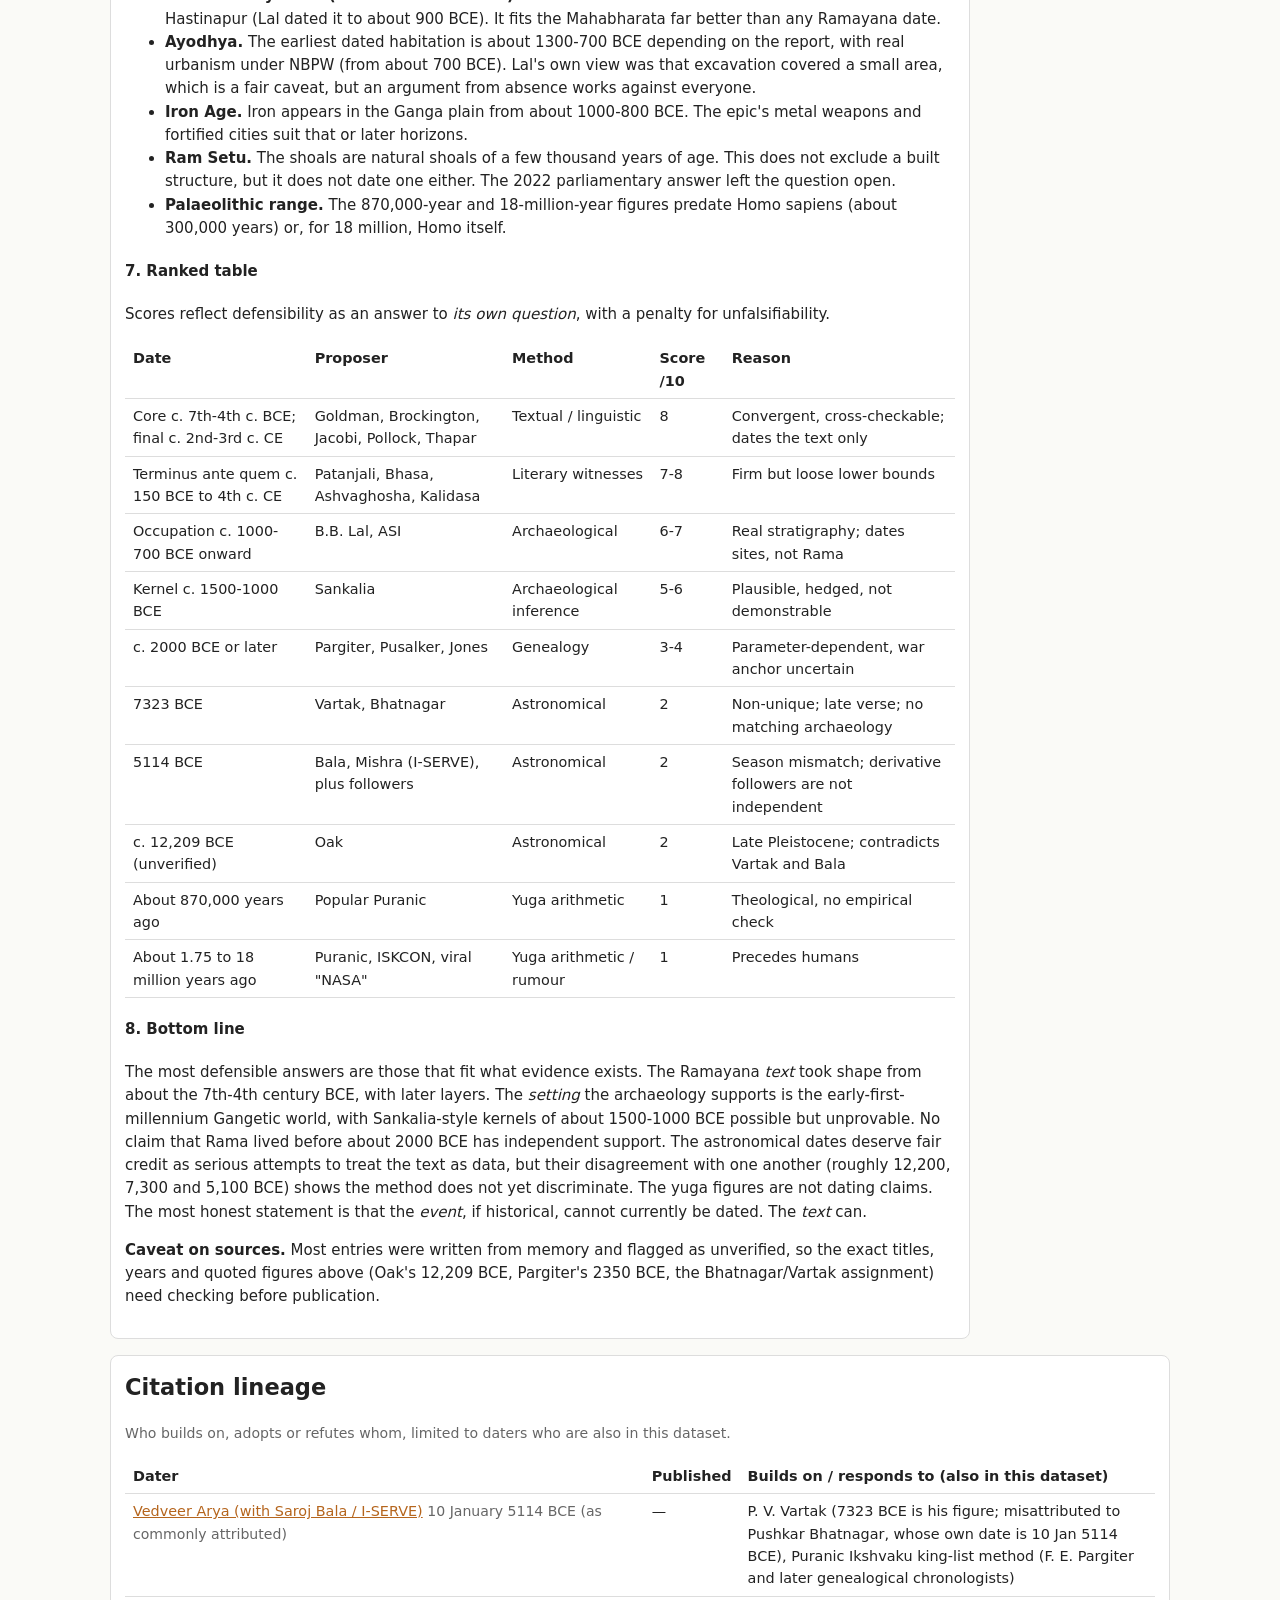
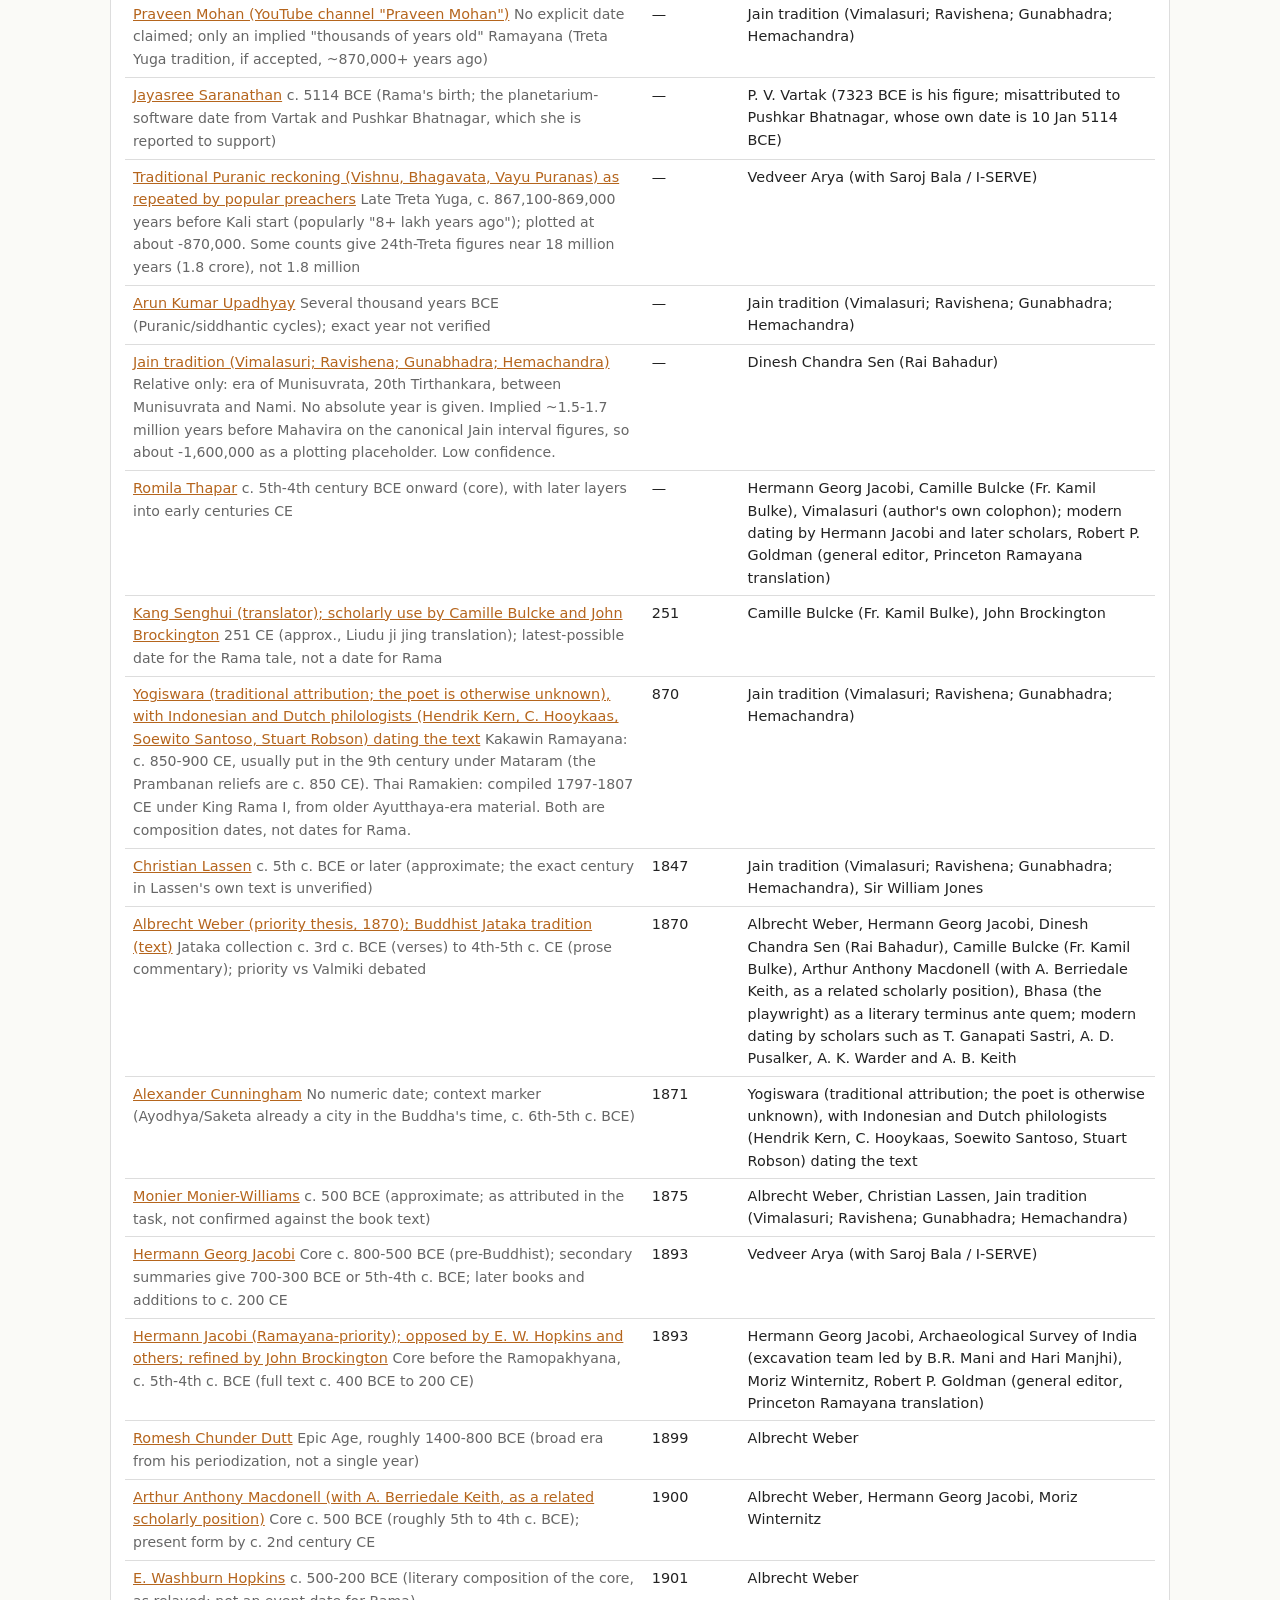
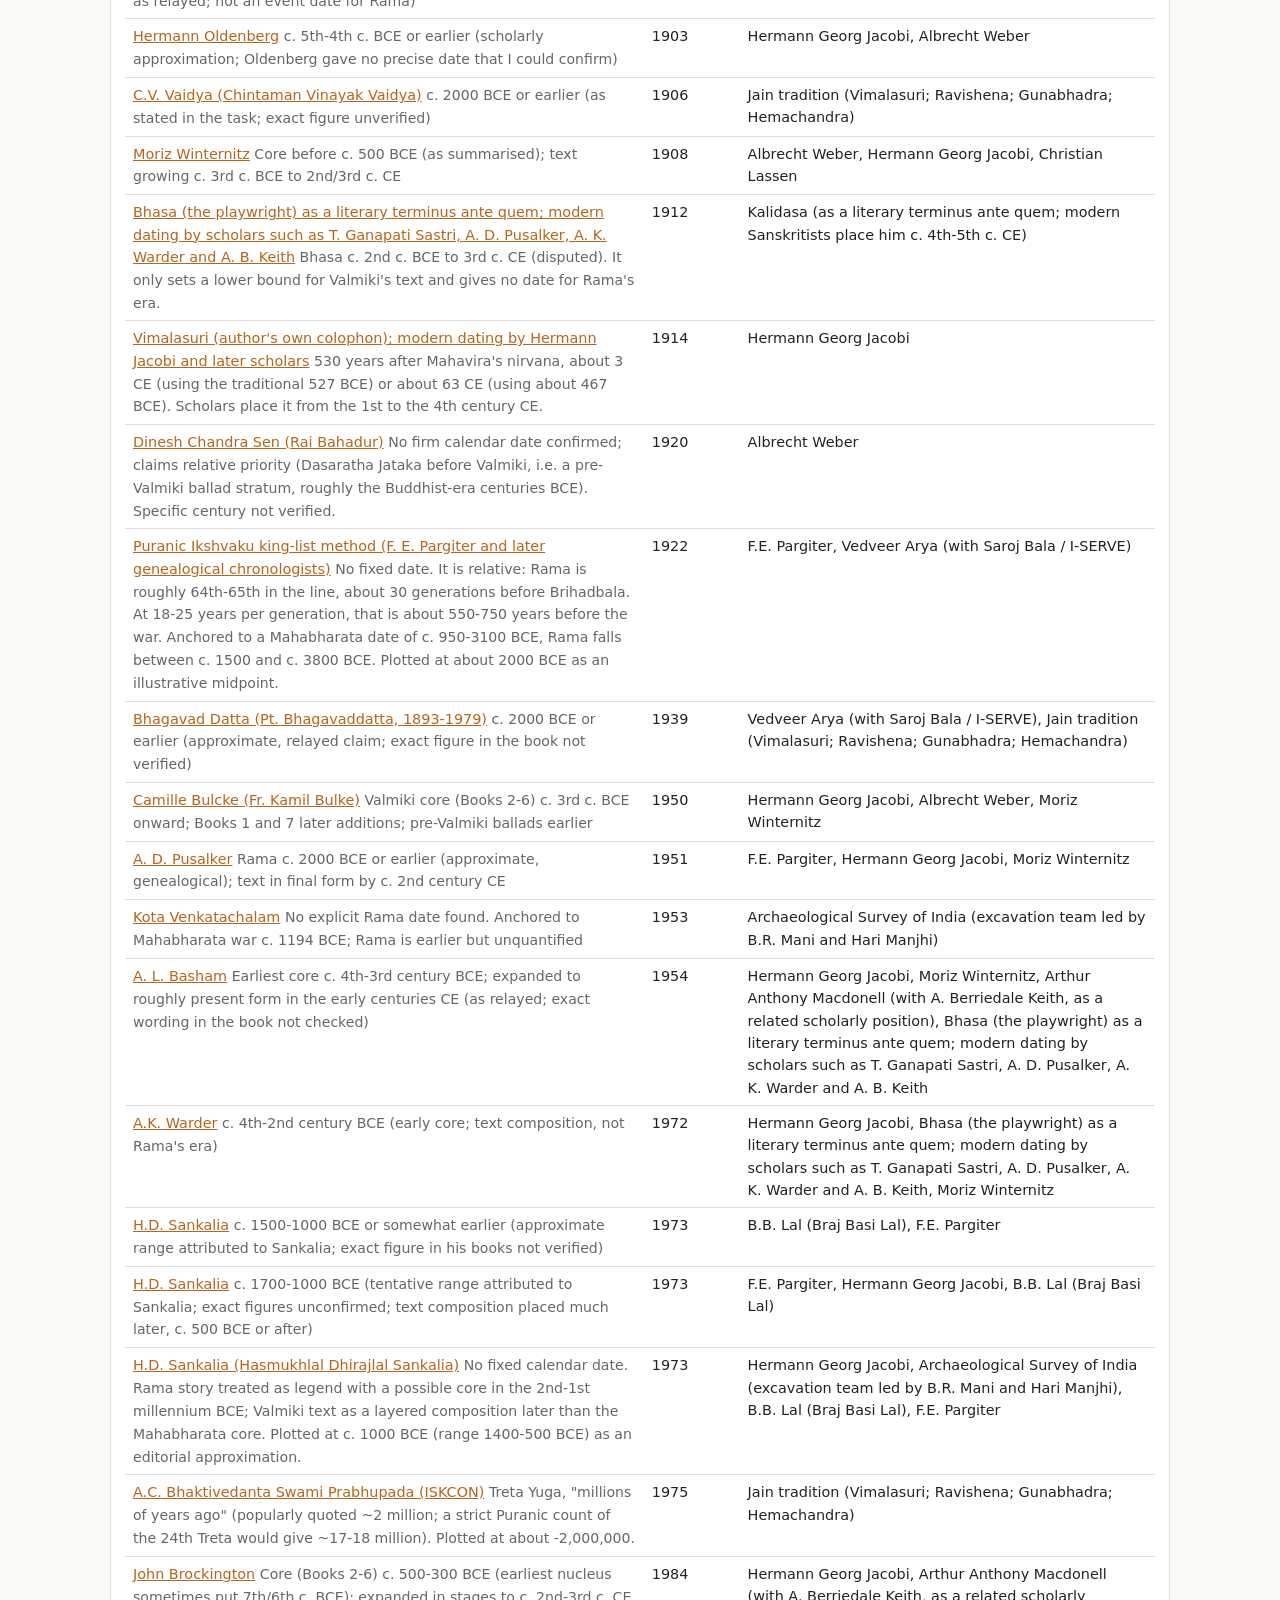
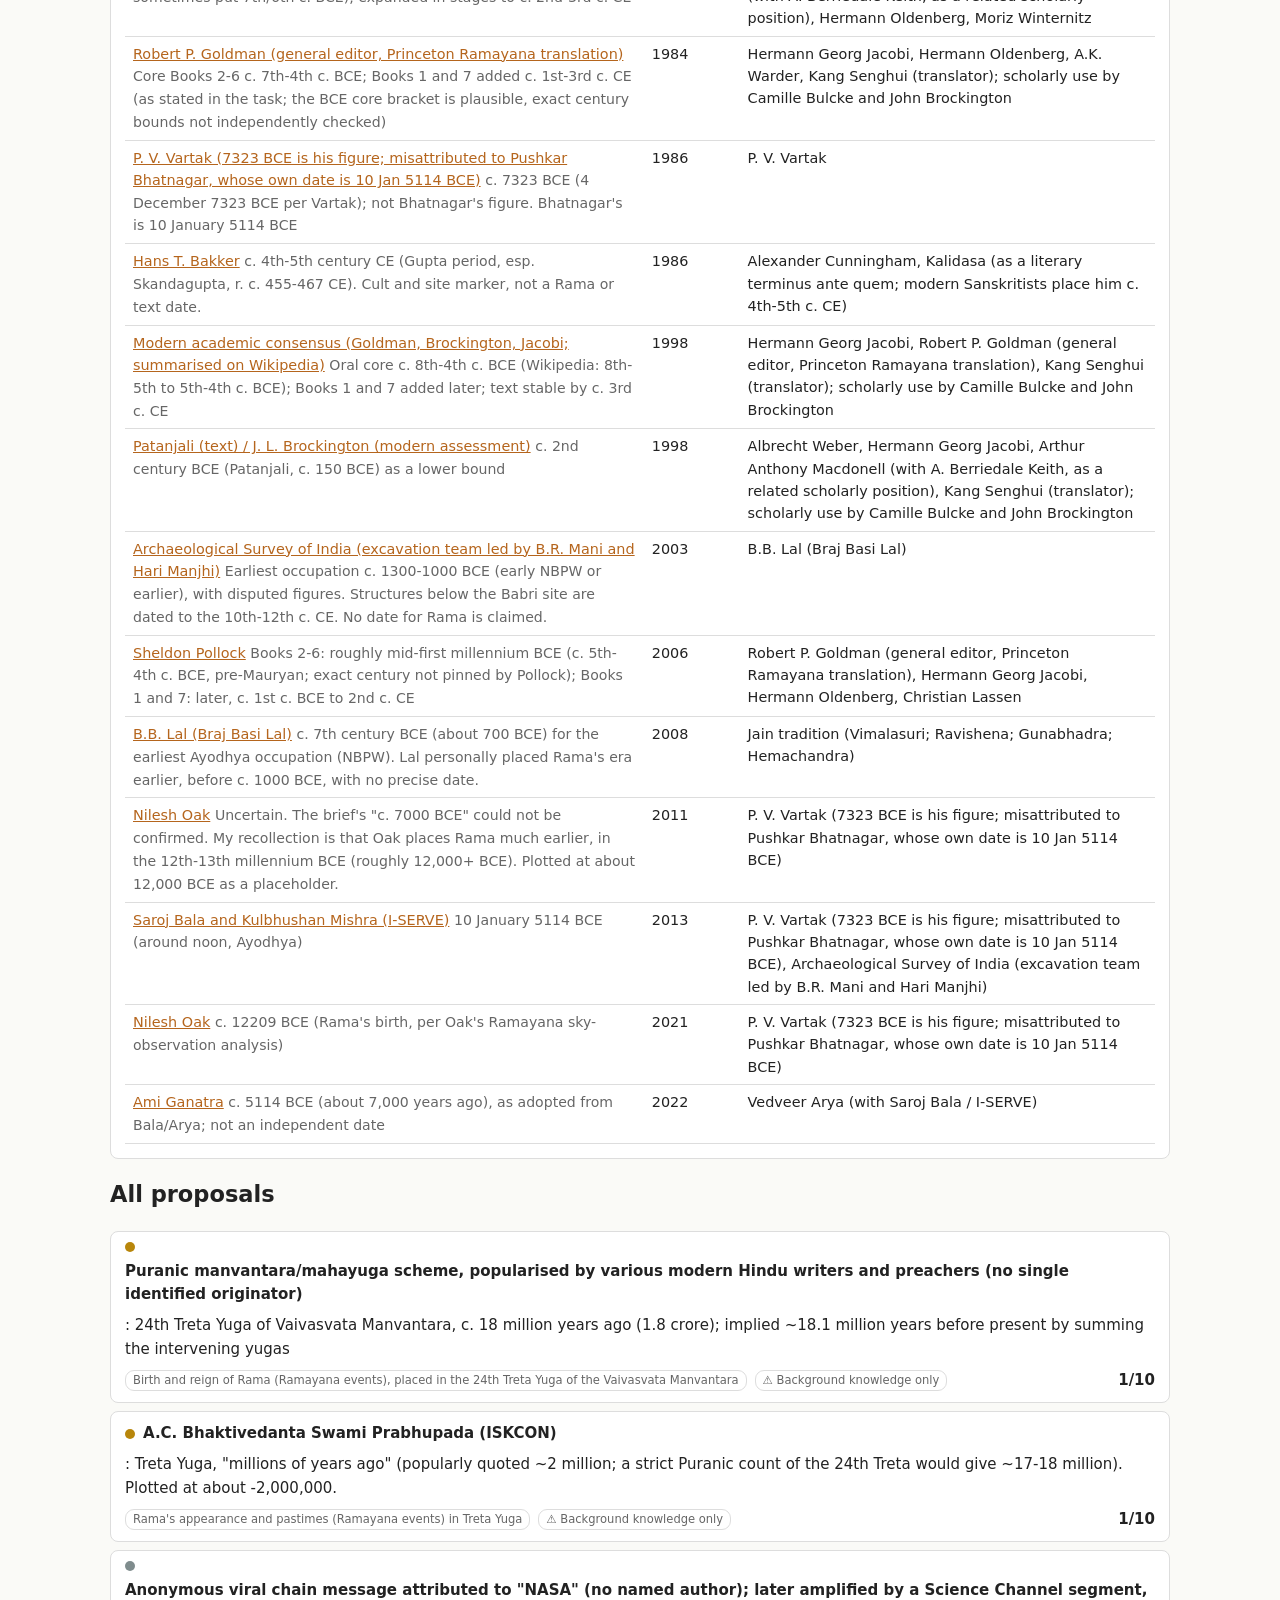
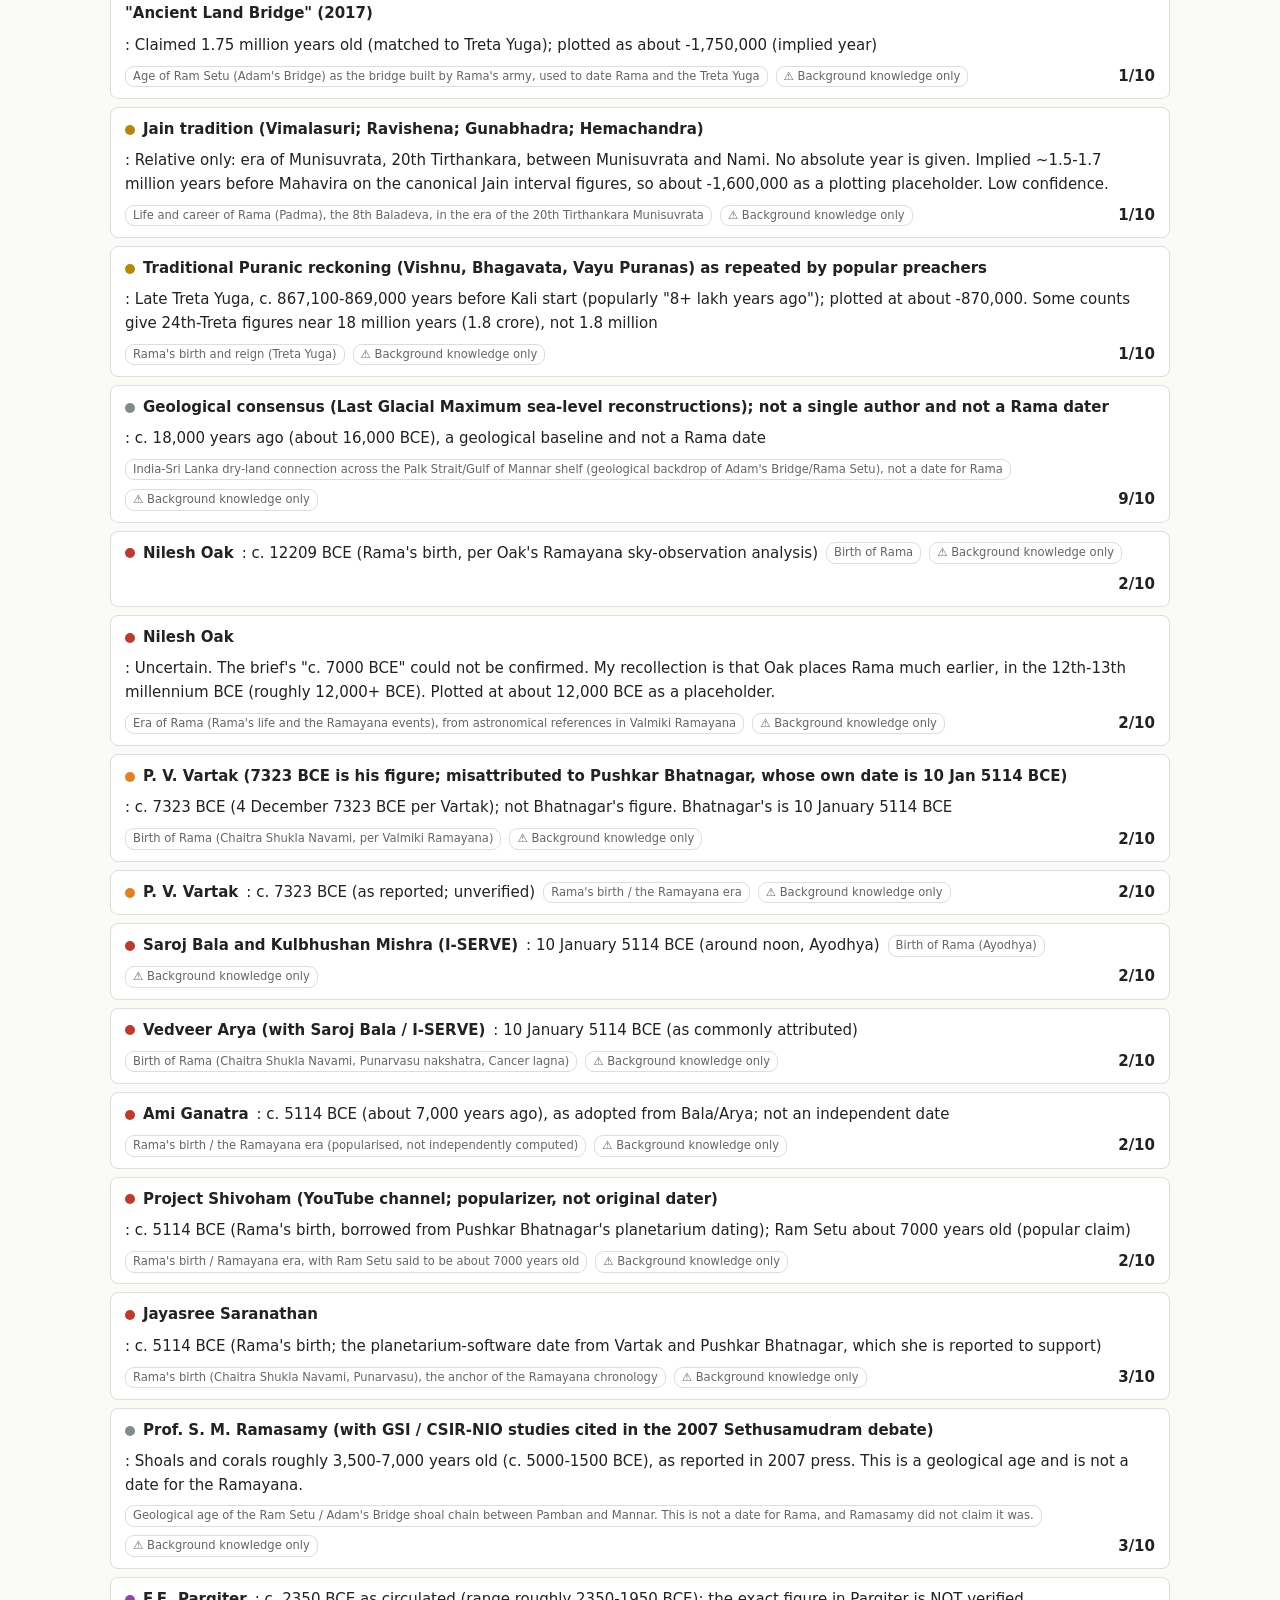
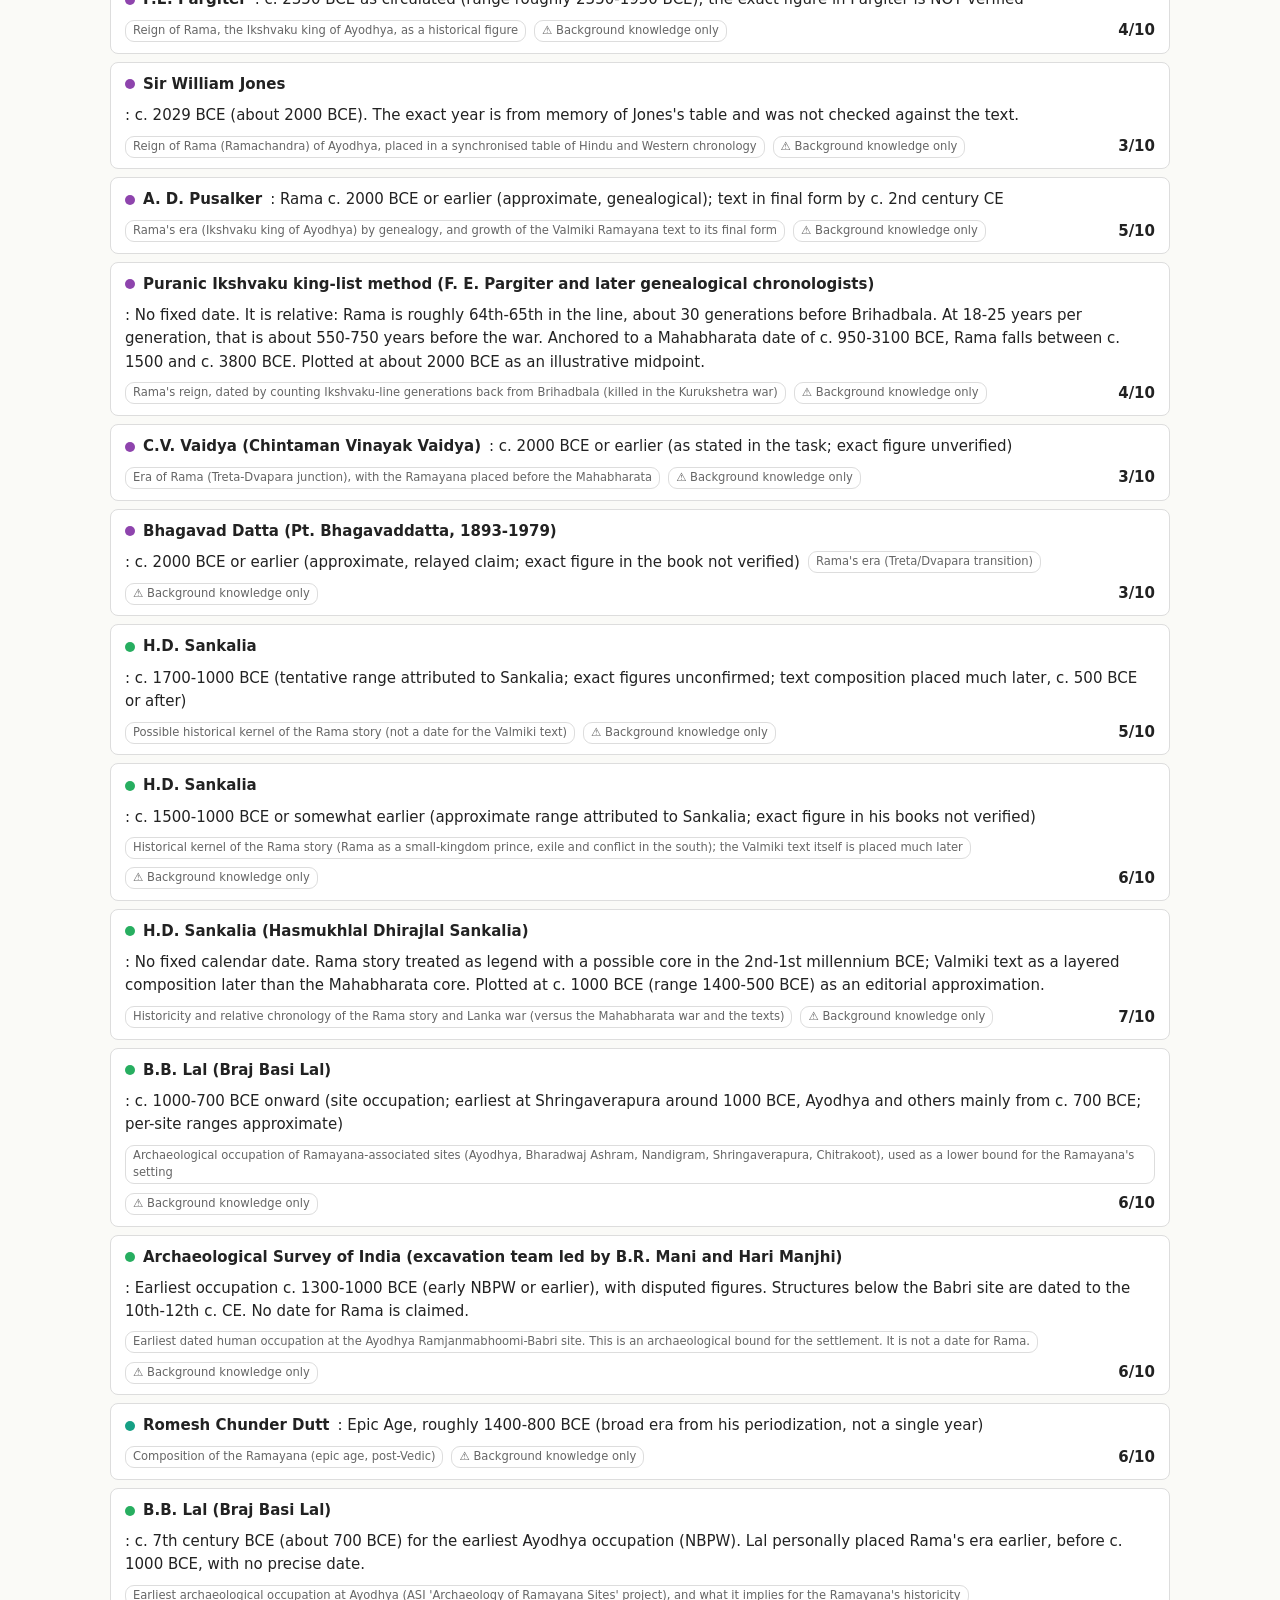
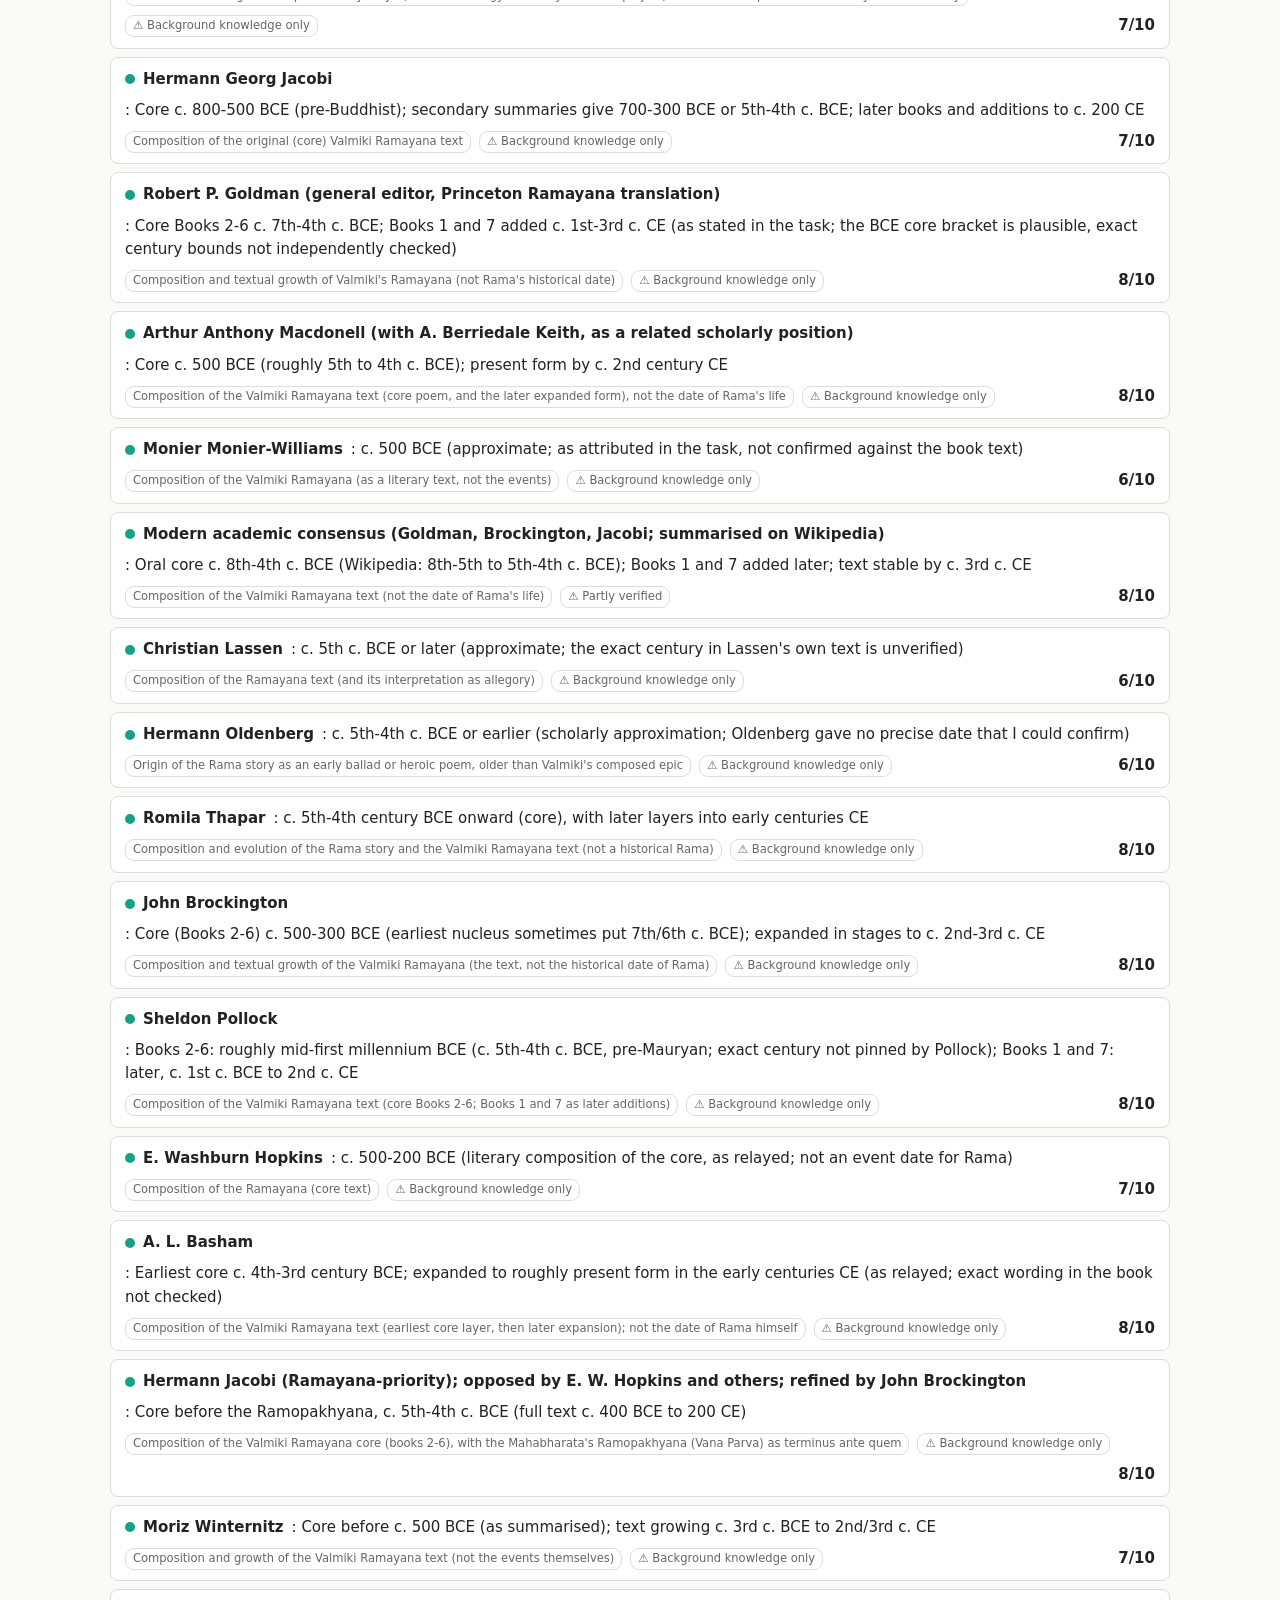
<file: ramayana.html>
<!doctype html>
<html lang="en">
<head>
<meta charset="utf-8">
<meta name="viewport" content="width=device-width, initial-scale=1">
<title>Ramayana dating</title>
<link rel="stylesheet" href="shared.css">
<style>
  .controls { display:flex; flex-wrap:wrap; gap:10px; margin:10px 0; align-items:center; }
  input, select { font:inherit; padding:7px 10px; border:1px solid var(--line); border-radius:6px; background:var(--card); color:var(--fg); }
  #q { flex:1; min-width:200px; }
  #chips { display:flex; flex-wrap:wrap; gap:6px 14px; font-size:.85rem; margin:6px 0 12px; }
  .chip { cursor:pointer; user-select:none; } .chip i { display:inline-block; width:10px; height:10px; border-radius:50%; margin:0 5px 0 4px; }
  .panel { background:var(--card); border:1px solid var(--line); border-radius:8px; padding:14px; margin-bottom:16px; overflow-x:auto; }
  svg { width:100%; min-width:760px; height:auto; display:block; } svg text { fill:var(--fg); font-family:inherit; }
  .row { cursor:pointer; } .row:hover rect:first-child { fill:rgba(128,128,128,.12); }
  .card { background:var(--card); border:1px solid var(--line); border-radius:8px; margin-bottom:8px; }
  .card > summary { padding:10px 14px; cursor:pointer; list-style:none; display:flex; gap:8px; align-items:center; flex-wrap:wrap; }
  .card > summary::-webkit-details-marker { display:none; }
  .dot { width:10px; height:10px; border-radius:50%; display:inline-block; }
  .tag { font-size:.72rem; padding:1px 7px; border-radius:9px; border:1px solid var(--line); color:var(--muted); }
  .score { margin-left:auto; font-weight:700; }
  .body { padding:0 14px 12px; border-top:1px solid var(--line); }
  .body h4 { margin:12px 0 4px; font-size:.8rem; text-transform:uppercase; color:var(--muted); }
  table { border-collapse:collapse; width:100%; font-size:.9rem; } th, td { text-align:left; padding:6px 8px; border-bottom:1px solid var(--line); vertical-align:top; }
  .md { max-width:860px; }
</style>
</head>
<body>
<div id="topnav"></div>
<header>
  <h1>Ramayana: every proposed date</h1>
  <p class="sub">When did Rama's life happen, and when was the text written? Proposals from tradition, colonial-era scholars, planetarium-software daters, archaeologists and YouTube, including the earlier sources these authors cite. Each dot is one proposal and is coloured by method. The shaded bands show the archaeological record. Click a row for details.</p>
</header>
<main>
  <div class="controls">
    <input id="q" placeholder="Search proposer, work, evidence…">
    <select id="ev"><option value="">Event + text dates</option><option value="event">Event dates only</option><option value="text">Text-composition dates only</option></select>
    <span class="note" id="count"></span>
  </div>
  <div id="chips"></div>
  <div class="panel"><svg id="chart"></svg><div id="deep"></div><div id="undated"></div></div>
  <div class="panel md" id="analysis"></div>
  <div class="panel"><h2 style="margin-top:0">Citation lineage</h2><p class="note">Who builds on, adopts or refutes whom, limited to daters who are also in this dataset.</p><div id="lineage"></div></div>
  <h2>All proposals</h2>
  <div id="cards"></div>
</main>
<script src="nav.js"></script>
<script src="epics-data.js"></script>
<script>window.EPIC = 'Ramayana';</script>
<script src="epic.js"></script>
</body>
</html>
</file>
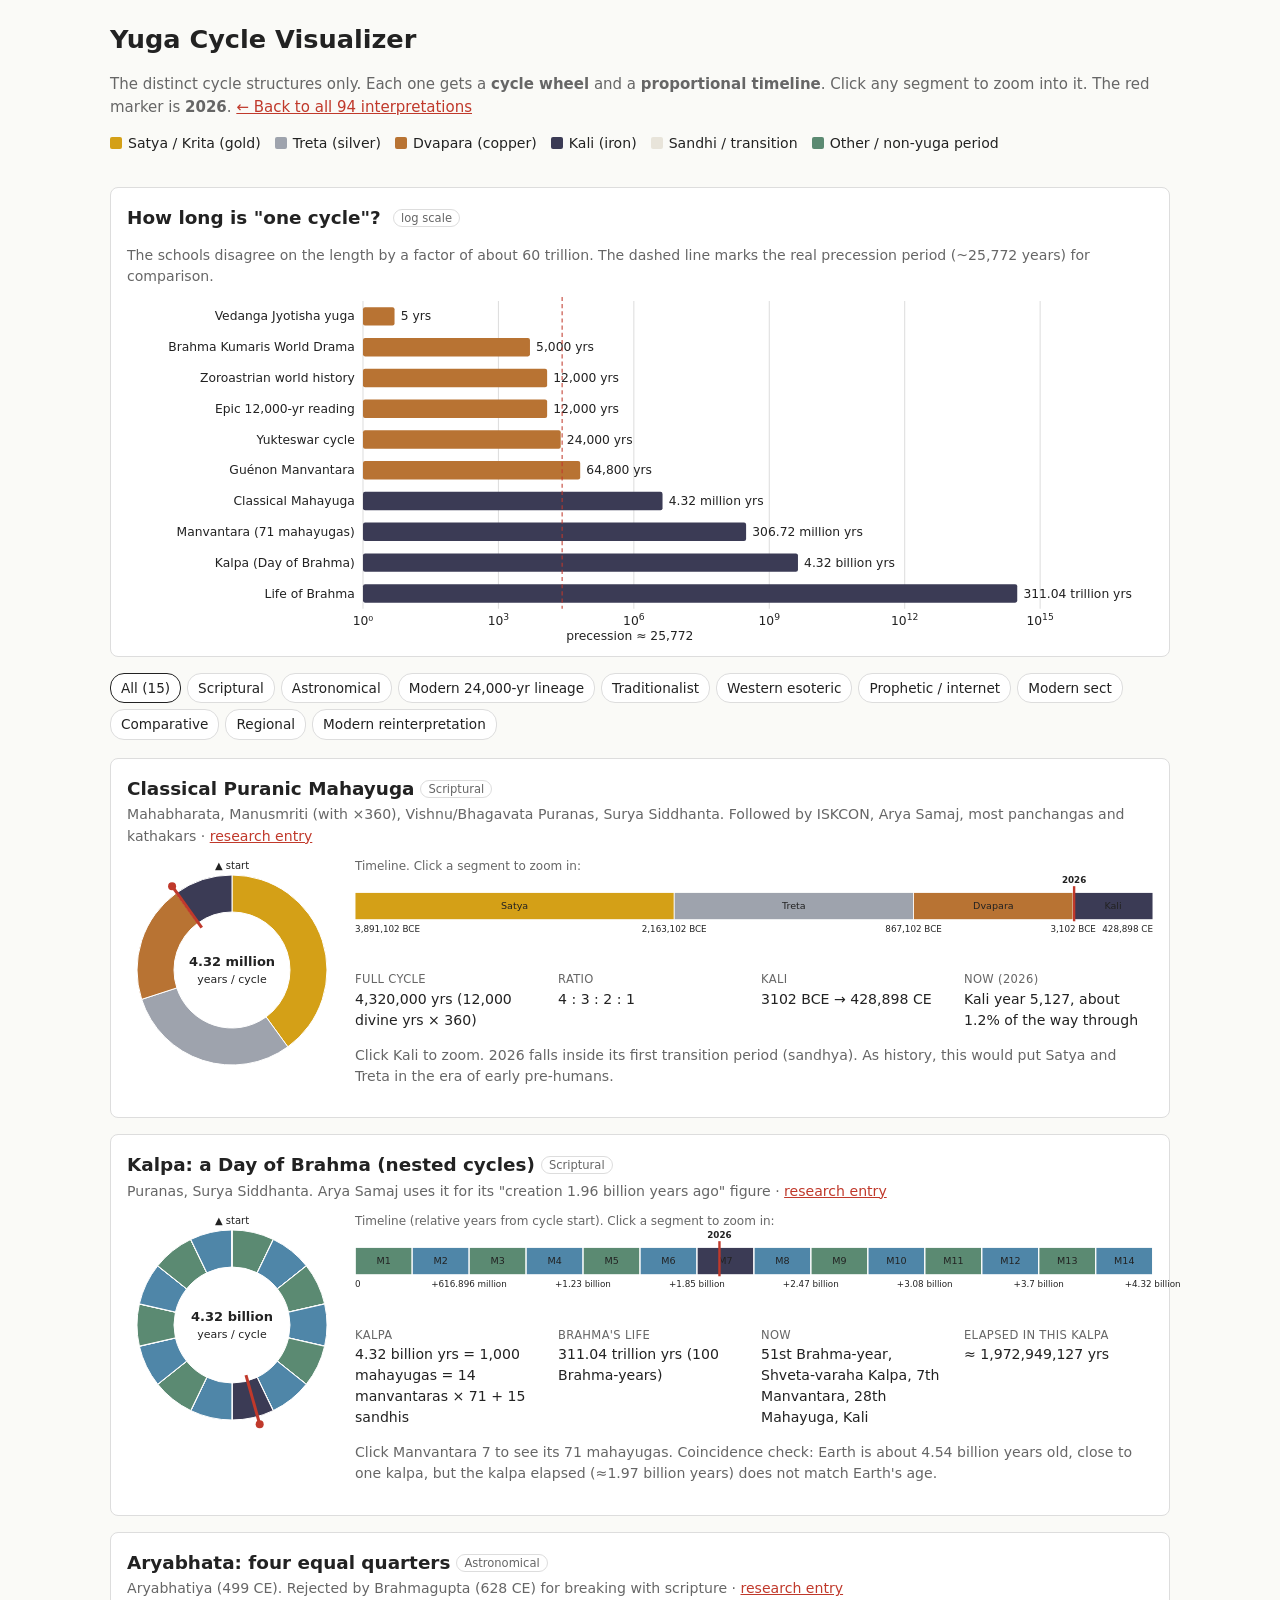
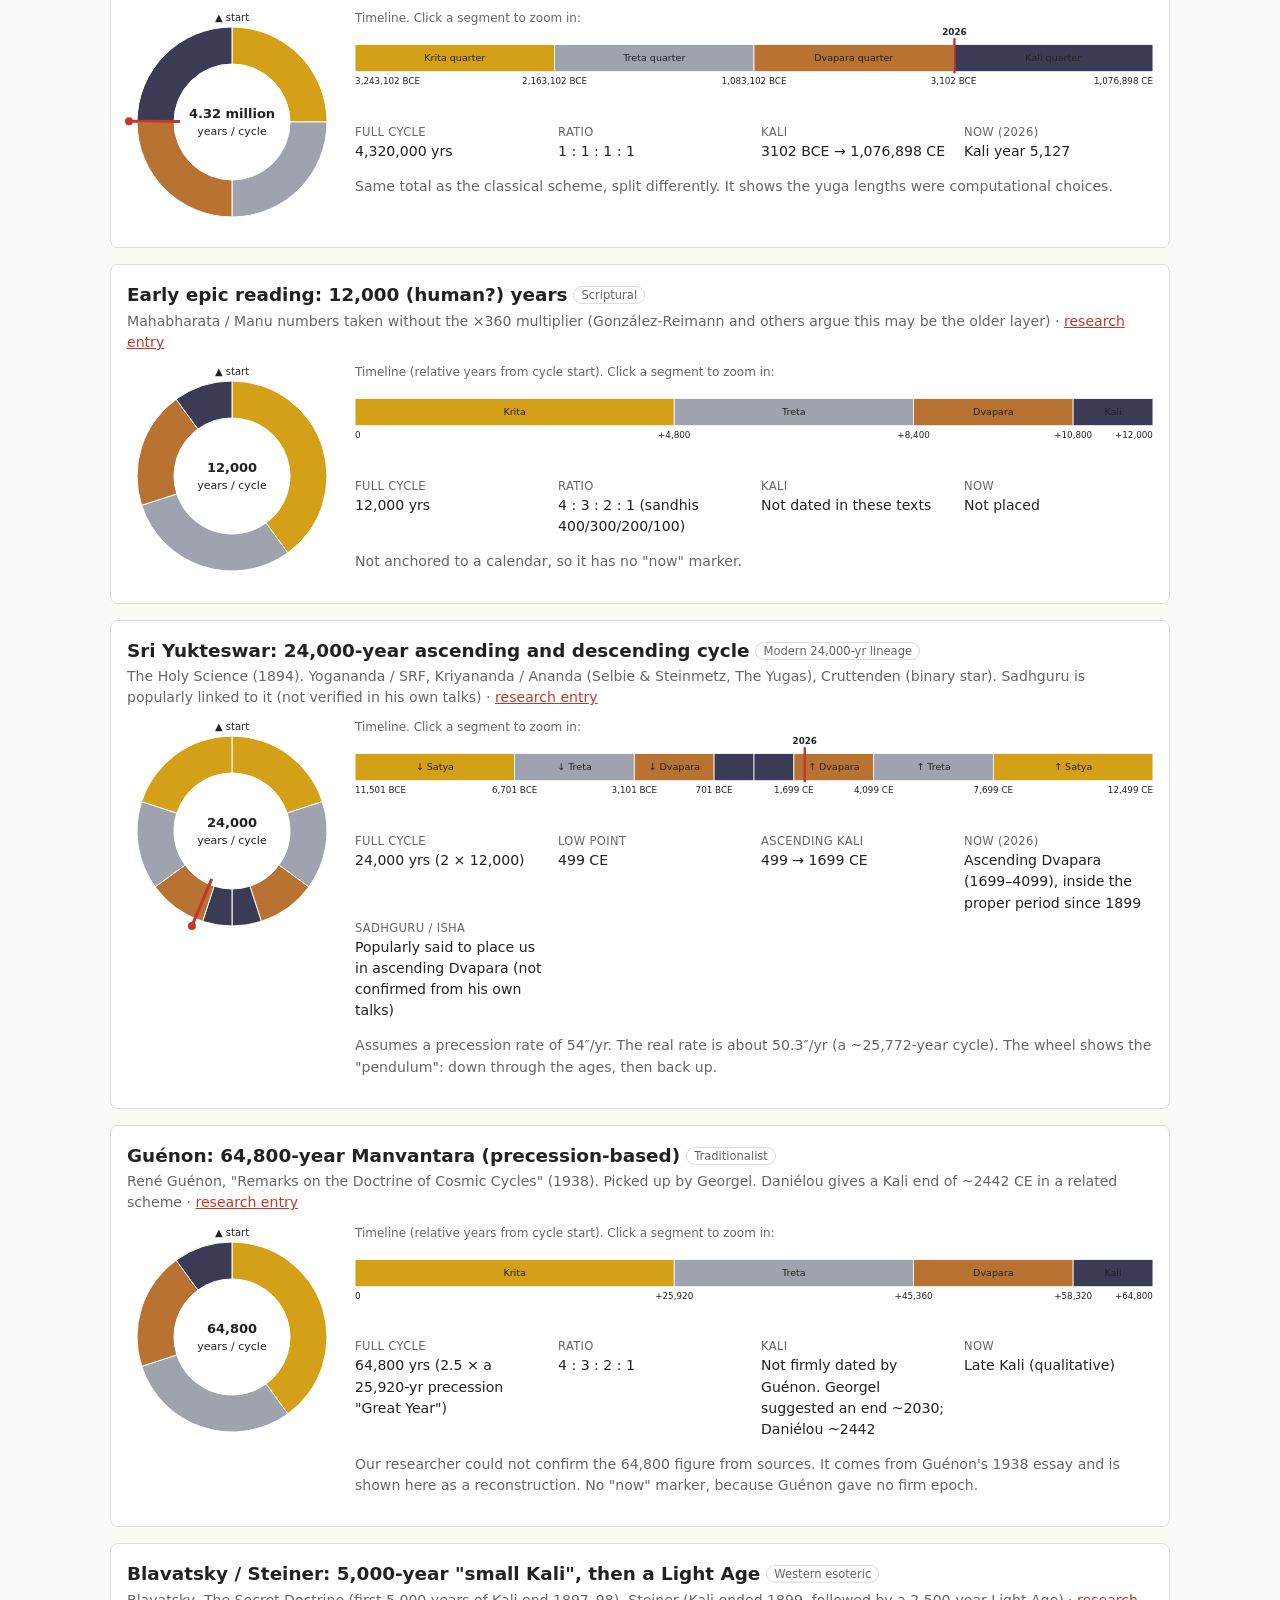
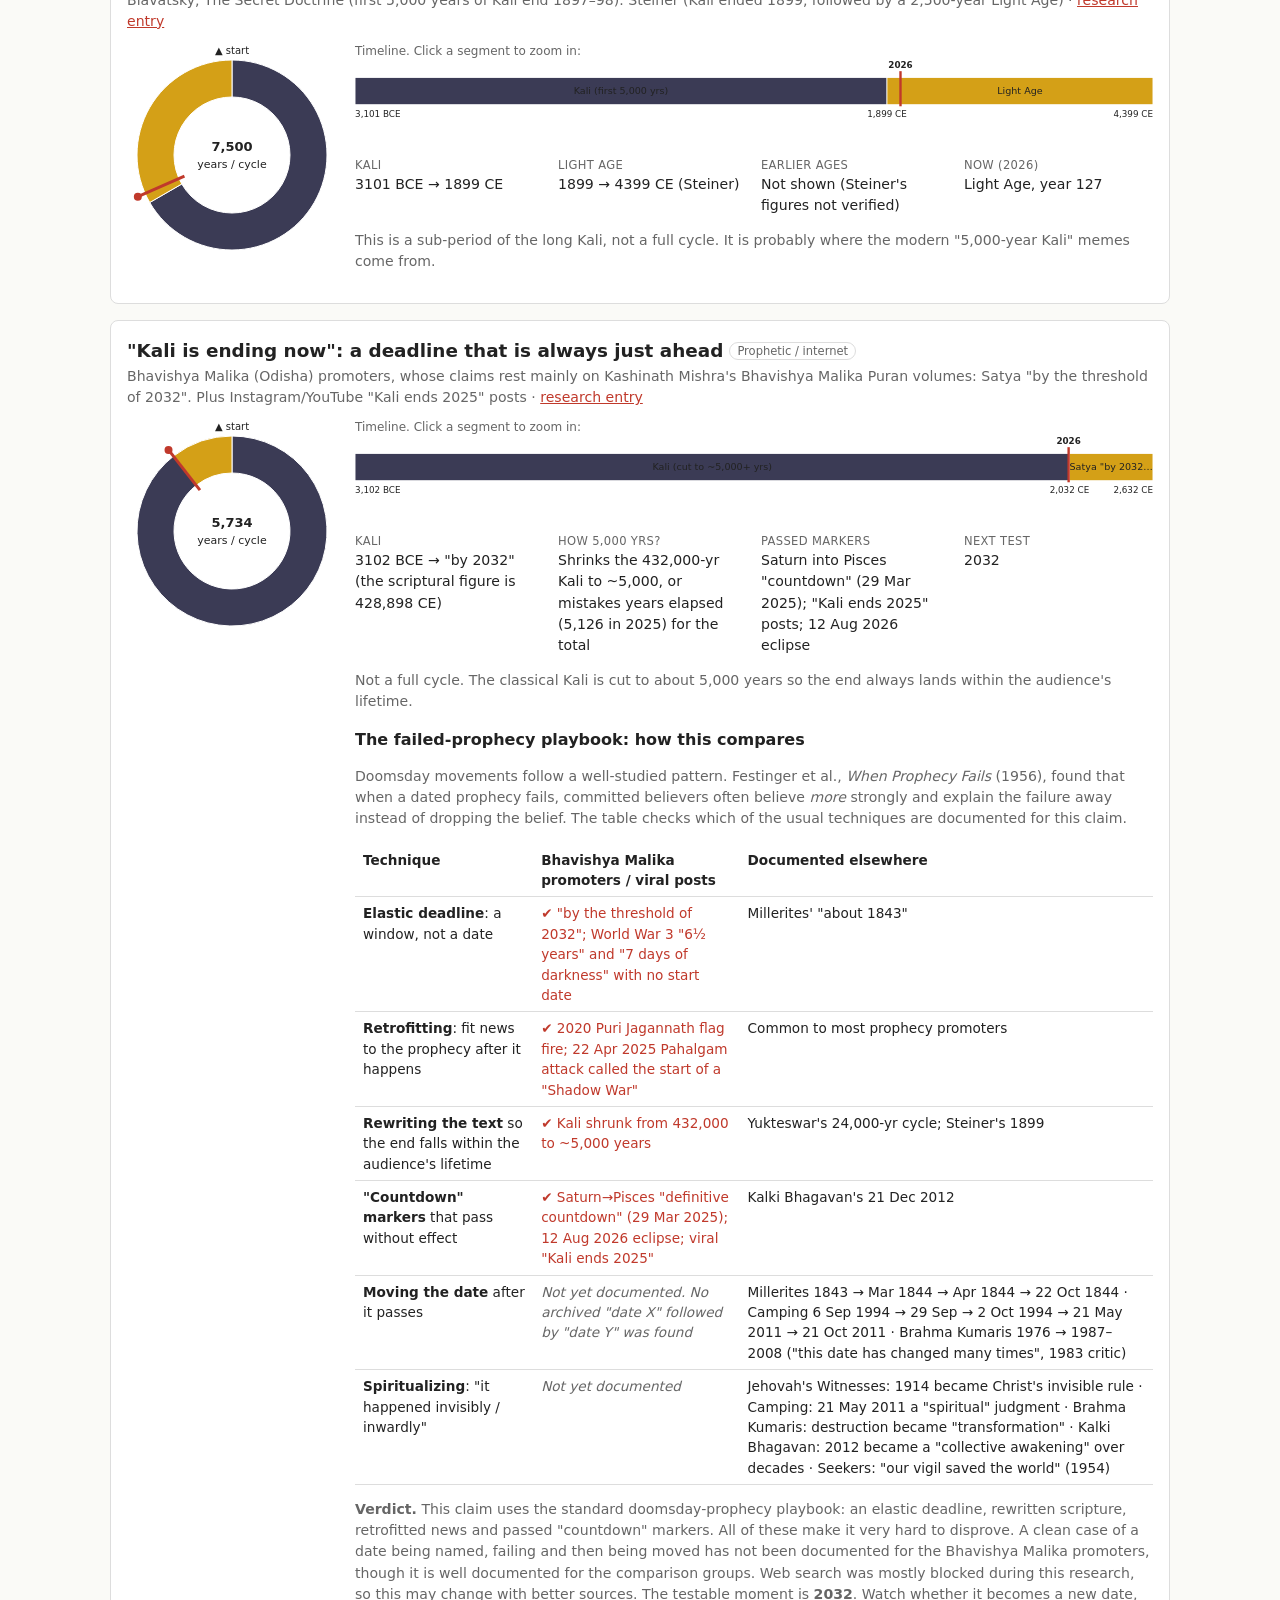
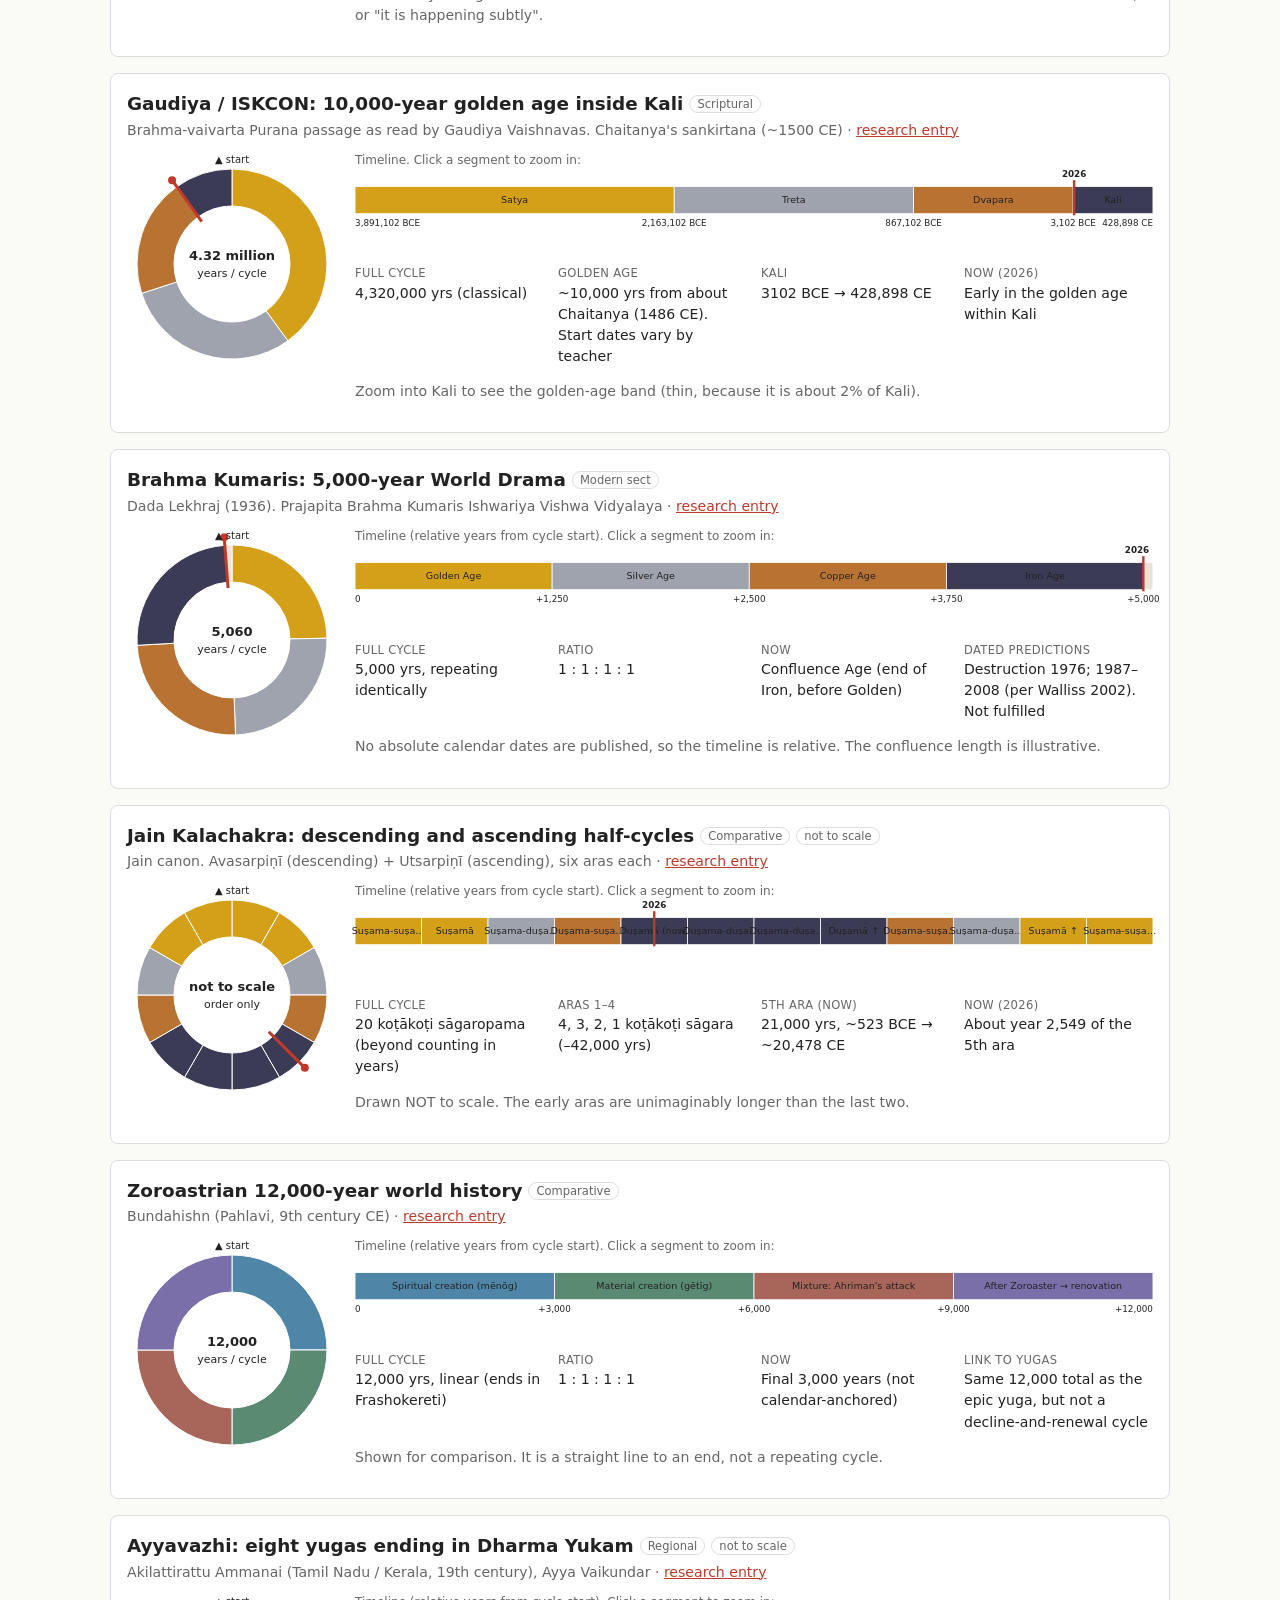
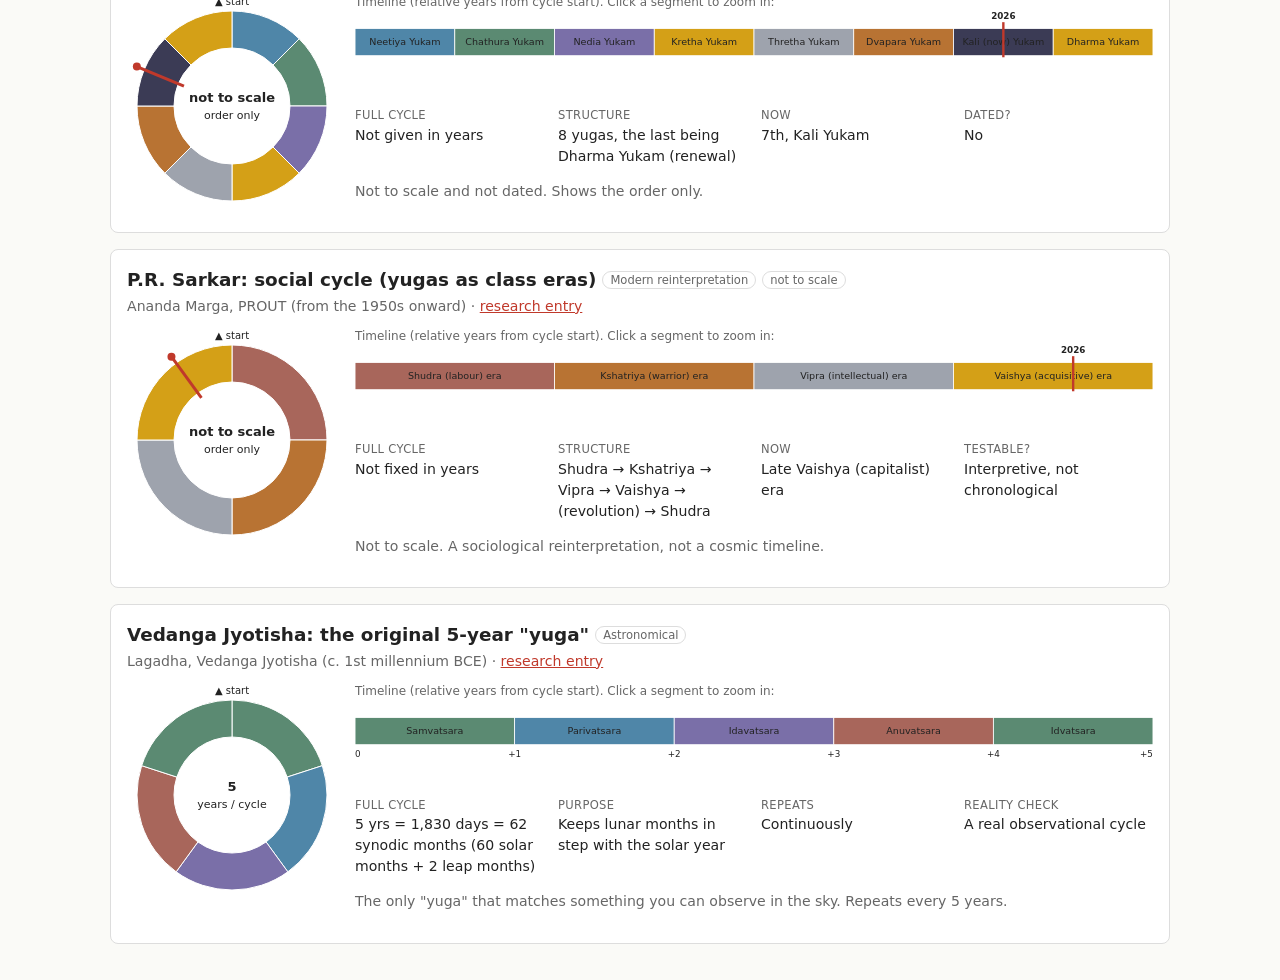
<file: visualizer.html>
<!doctype html>
<html lang="en">
<head>
<meta charset="utf-8">
<meta name="viewport" content="width=device-width, initial-scale=1">
<title>Yuga Cycle Visualizer</title>
<style>
  :root { --bg:#fafaf7; --fg:#222; --muted:#666; --line:#ddd; --accent:#c0392b; --card:#fff;
          --S:#d4a017; --T:#9ea3ad; --D:#b87333; --K:#3b3b55; --X1:#5b8a72; --X2:#7a6fa8; --X3:#4f86a8; --X4:#a8665b; --gap:#e8e4da; }
  @media (prefers-color-scheme: dark) { :root { --bg:#16161a; --fg:#e8e8e8; --muted:#9a9a9a; --line:#333; --card:#1f1f24; --K:#6b6b95; --gap:#34322d; --accent:#ff6b5b; } }
  * { box-sizing:border-box; }
  body { margin:0; font:15px/1.5 system-ui, -apple-system, Segoe UI, sans-serif; background:var(--bg); color:var(--fg); }
  header, main { max-width:1100px; margin:auto; padding:20px; }
  header { padding-bottom:0; }
  h1 { margin:0 0 4px; font-size:1.6rem; }
  .sub, .note { color:var(--muted); }
  .note { font-size:.88rem; }
  a { color:var(--accent); }
  .legend { display:flex; flex-wrap:wrap; gap:14px; margin:12px 0; font-size:.88rem; }
  .legend span::before { content:''; display:inline-block; width:12px; height:12px; border-radius:2px; margin-right:6px; vertical-align:-1px; background:var(--c); }
  .chips { display:flex; flex-wrap:wrap; gap:6px; margin:10px 0 18px; }
  .chips button { font:inherit; font-size:.85rem; padding:4px 10px; border-radius:14px; border:1px solid var(--line); background:var(--card); color:var(--fg); cursor:pointer; }
  .chips button.on { border-color:var(--fg); }
  .card { background:var(--card); border:1px solid var(--line); border-radius:8px; padding:16px; margin-bottom:16px; }
  .card h2 { margin:0; font-size:1.15rem; }
  .who { color:var(--muted); font-size:.88rem; margin:2px 0 10px; }
  .tag { font-size:.72rem; padding:1px 7px; border-radius:9px; border:1px solid var(--line); color:var(--muted); margin-left:6px; vertical-align:2px; font-weight:400; }
  .row { display:grid; grid-template-columns:210px 1fr; gap:18px; align-items:start; }
  @media (max-width:700px) { .row { grid-template-columns:1fr; } }
  svg { display:block; width:100%; height:auto; overflow:visible; }
  svg text { fill:var(--fg); font-family:inherit; }
  .seg { cursor:pointer; stroke:var(--card); stroke-width:1; }
  .seg:hover { opacity:.85; }
  .facts { display:grid; grid-template-columns:repeat(auto-fit,minmax(170px,1fr)); gap:6px 14px; font-size:.88rem; margin-top:10px; }
  .facts b { display:block; color:var(--muted); font-weight:500; font-size:.72rem; text-transform:uppercase; letter-spacing:.03em; }
  .zoom { margin-top:6px; min-height:20px; }
  .zoom .zt { font-size:.82rem; color:var(--muted); }
  .scale { font-size:.75rem; color:var(--muted); }
  #cmp .lbl { font-size:12px; }
  table.pb { border-collapse:collapse; width:100%; font-size:.85rem; margin:6px 0; }
  table.pb th, table.pb td { text-align:left; vertical-align:top; padding:6px 8px; border-bottom:1px solid var(--line); }
  table.pb td.y { color:var(--accent); }
  table.pb td.m { color:var(--muted); font-style:italic; }
</style>
</head>
<body>
<header>
  <h1>Yuga Cycle Visualizer</h1>
  <p class="sub">The distinct cycle structures only. Each one gets a <b>cycle wheel</b> and a <b>proportional timeline</b>. Click any segment to zoom into it. The red marker is <b>2026</b>. <a href="index.html">← Back to all 94 interpretations</a></p>
  <div class="legend">
    <span style="--c:var(--S)">Satya / Krita (gold)</span><span style="--c:var(--T)">Treta (silver)</span>
    <span style="--c:var(--D)">Dvapara (copper)</span><span style="--c:var(--K)">Kali (iron)</span>
    <span style="--c:var(--gap)">Sandhi / transition</span><span style="--c:var(--X1)">Other / non-yuga period</span>
  </div>
</header>
<main>
  <div class="card">
    <h2>How long is "one cycle"? <span class="tag">log scale</span></h2>
    <p class="note">The schools disagree on the length by a factor of about 60 trillion. The dashed line marks the real precession period (~25,772 years) for comparison.</p>
    <svg id="cmp" viewBox="0 0 1000 330"></svg>
  </div>
  <div class="chips" id="chips"></div>
  <div id="models"></div>
</main>
<script>
const NOW = 2026;
const fmtN = n => Math.round(n).toLocaleString('en-US');
const fmtY = y => y < 0 ? fmtN(-y) + ' BCE' : fmtN(y) + ' CE';
const fmtDur = n => n >= 1e12 ? (n/1e12).toFixed(n%1e12?2:0)+' trillion' : n >= 1e9 ? (n/1e9).toFixed(2).replace(/\.?0+$/,'')+' billion' : n >= 1e6 ? (n/1e6).toFixed(3).replace(/\.?0+$/,'')+' million' : fmtN(n);
const C = { S:'var(--S)', T:'var(--T)', D:'var(--D)', K:'var(--K)', g:'var(--gap)', x1:'var(--X1)', x2:'var(--X2)', x3:'var(--X3)', x4:'var(--X4)' };

// Classical 4:3:2:1 yuga with sandhya (dawn) and sandhyamsha (dusk) of 1/12 each
const classical = (name, c, len, d) => ({ name, c, len, sub: [
  { name: 'Sandhya (dawn)', c: 'g', len: len/12 }, { name: name + ' proper', c, len: len*10/12 }, { name: 'Sandhyamsha (dusk)', c: 'g', len: len/12 } ] });
// Yukteswar yuga: 1/12 sandhi either side (e.g. Dvapara 200 + 2000 + 200)
const yuk = (name, c, len, dir) => ({ name: `${dir} ${name}`, c, len, sub: [
  { name: 'Sandhi', c: 'g', len: len/12 }, { name: `${name} proper`, c, len: len*10/12 }, { name: 'Sandhi', c: 'g', len: len/12 } ] });
const MAHA = () => [classical('Satya', 'S', 1728000), classical('Treta', 'T', 1296000), classical('Dvapara', 'D', 864000), classical('Kali', 'K', 432000)];

const MANUS = ['Svayambhuva','Svarochisha','Uttama','Tamasa','Raivata','Chakshusha','Vaivasvata (current)','Savarni','Daksha-savarni','Brahma-savarni','Dharma-savarni','Rudra-savarni','Deva-savarni','Indra-savarni'];
const kalpaSegs = [{ name: 'Initial sandhi', c: 'g', len: 1728000 }];
MANUS.forEach((m, i) => {
  kalpaSegs.push({ name: `Manvantara ${i+1}: ${m}`, short: `M${i+1}`, c: i === 6 ? 'K' : (i % 2 ? 'x3' : 'x1'), len: 71 * 4320000,
    sub: Array.from({ length: 71 }, (_, j) => ({ name: `Mahayuga ${j+1}${i===6&&j===27?' (current)':''}`, c: i===6&&j===27 ? 'K' : (j%2?'x2':'x3'), len: 4320000 })) });
  kalpaSegs.push({ name: 'Sandhi', c: 'g', len: 1728000 });
});
const KALPA_NOW = 6*306720000 + 7*1728000 + 27*4320000 + 3888000 + 5127;   // ≈ 1.97 billion years since creation

const MODELS = [
  { id: 'puranic-classical', group: 'Scriptural', name: 'Classical Puranic Mahayuga',
    who: 'Mahabharata, Manusmriti (with ×360), Vishnu/Bhagavata Puranas, Surya Siddhanta. Followed by ISKCON, Arya Samaj, most panchangas and kathakars',
    origin: -3102 - 3888000, segs: MAHA(),
    facts: { 'Full cycle': '4,320,000 yrs (12,000 divine yrs × 360)', 'Ratio': '4 : 3 : 2 : 1', 'Kali': '3102 BCE → 428,898 CE', 'Now (2026)': 'Kali year 5,127, about 1.2% of the way through' },
    note: 'Click Kali to zoom. 2026 falls inside its first transition period (sandhya). As history, this would put Satya and Treta in the era of early pre-humans.' },
  { id: 'kalpa', group: 'Scriptural', name: 'Kalpa: a Day of Brahma (nested cycles)',
    who: 'Puranas, Surya Siddhanta. Arya Samaj uses it for its "creation 1.96 billion years ago" figure',
    relNow: KALPA_NOW, segs: kalpaSegs,
    facts: { 'Kalpa': '4.32 billion yrs = 1,000 mahayugas = 14 manvantaras × 71 + 15 sandhis', 'Brahma\'s life': '311.04 trillion yrs (100 Brahma-years)', 'Now': '51st Brahma-year, Shveta-varaha Kalpa, 7th Manvantara, 28th Mahayuga, Kali', 'Elapsed in this kalpa': '≈ ' + fmtN(KALPA_NOW) + ' yrs' },
    note: 'Click Manvantara 7 to see its 71 mahayugas. Coincidence check: Earth is about 4.54 billion years old, close to one kalpa, but the kalpa elapsed (≈1.97 billion years) does not match Earth\'s age.' },
  { id: 'aryabhata', group: 'Astronomical', name: 'Aryabhata: four equal quarters',
    who: 'Aryabhatiya (499 CE). Rejected by Brahmagupta (628 CE) for breaking with scripture',
    origin: -3102 - 3240000,
    segs: [{ name: 'Krita quarter', c: 'S', len: 1080000 }, { name: 'Treta quarter', c: 'T', len: 1080000 }, { name: 'Dvapara quarter', c: 'D', len: 1080000 }, { name: 'Kali quarter', c: 'K', len: 1080000 }],
    facts: { 'Full cycle': '4,320,000 yrs', 'Ratio': '1 : 1 : 1 : 1', 'Kali': '3102 BCE → 1,076,898 CE', 'Now (2026)': 'Kali year 5,127' },
    note: 'Same total as the classical scheme, split differently. It shows the yuga lengths were computational choices.' },
  { id: 'manusmriti', group: 'Scriptural', name: 'Early epic reading: 12,000 (human?) years',
    who: 'Mahabharata / Manu numbers taken without the ×360 multiplier (González-Reimann and others argue this may be the older layer)',
    segs: [classical('Krita', 'S', 4800), classical('Treta', 'T', 3600), classical('Dvapara', 'D', 2400), classical('Kali', 'K', 1200)],
    facts: { 'Full cycle': '12,000 yrs', 'Ratio': '4 : 3 : 2 : 1 (sandhis 400/300/200/100)', 'Kali': 'Not dated in these texts', 'Now': 'Not placed' },
    note: 'Not anchored to a calendar, so it has no "now" marker.' },
  { id: 'yukteswar', group: 'Modern 24,000-yr lineage', name: 'Sri Yukteswar: 24,000-year ascending and descending cycle',
    who: 'The Holy Science (1894). Yogananda / SRF, Kriyananda / Ananda (Selbie & Steinmetz, The Yugas), Cruttenden (binary star). Sadhguru is popularly linked to it (not verified in his own talks)',
    origin: -11501,
    segs: [yuk('Satya', 'S', 4800, '↓'), yuk('Treta', 'T', 3600, '↓'), yuk('Dvapara', 'D', 2400, '↓'), yuk('Kali', 'K', 1200, '↓'),
           yuk('Kali', 'K', 1200, '↑'), yuk('Dvapara', 'D', 2400, '↑'), yuk('Treta', 'T', 3600, '↑'), yuk('Satya', 'S', 4800, '↑')],
    facts: { 'Full cycle': '24,000 yrs (2 × 12,000)', 'Low point': '499 CE', 'Ascending Kali': '499 → 1699 CE', 'Now (2026)': 'Ascending Dvapara (1699–4099), inside the proper period since 1899', 'Sadhguru / Isha': 'Popularly said to place us in ascending Dvapara (not confirmed from his own talks)' },
    note: 'Assumes a precession rate of 54″/yr. The real rate is about 50.3″/yr (a ~25,772-year cycle). The wheel shows the "pendulum": down through the ages, then back up.' },
  { id: 'guenon', group: 'Traditionalist', name: 'Guénon: 64,800-year Manvantara (precession-based)',
    who: 'René Guénon, "Remarks on the Doctrine of Cosmic Cycles" (1938). Picked up by Georgel. Daniélou gives a Kali end of ~2442 CE in a related scheme',
    segs: [{ name: 'Krita', c: 'S', len: 25920 }, { name: 'Treta', c: 'T', len: 19440 }, { name: 'Dvapara', c: 'D', len: 12960 }, { name: 'Kali', c: 'K', len: 6480 }],
    facts: { 'Full cycle': '64,800 yrs (2.5 × a 25,920-yr precession "Great Year")', 'Ratio': '4 : 3 : 2 : 1', 'Kali': 'Not firmly dated by Guénon. Georgel suggested an end ~2030; Daniélou ~2442', 'Now': 'Late Kali (qualitative)' },
    note: 'Our researcher could not confirm the 64,800 figure from sources. It comes from Guénon\'s 1938 essay and is shown here as a reconstruction. No "now" marker, because Guénon gave no firm epoch.' },
  { id: 'steiner-1900', group: 'Western esoteric', name: 'Blavatsky / Steiner: 5,000-year "small Kali", then a Light Age',
    who: 'Blavatsky, The Secret Doctrine (first 5,000 years of Kali end 1897–98). Steiner (Kali ended 1899, followed by a 2,500-year Light Age)',
    origin: -3101,
    segs: [{ name: 'Kali (first 5,000 yrs)', c: 'K', len: 5000 }, { name: 'Light Age', c: 'S', len: 2500 }],
    facts: { 'Kali': '3101 BCE → 1899 CE', 'Light Age': '1899 → 4399 CE (Steiner)', 'Earlier ages': 'Not shown (Steiner\'s figures not verified)', 'Now (2026)': 'Light Age, year 127' },
    note: 'This is a sub-period of the long Kali, not a full cycle. It is probably where the modern "5,000-year Kali" memes come from.' },
  { id: 'kali-ends-2025-viral', group: 'Prophetic / internet', name: '"Kali is ending now": a deadline that is always just ahead',
    who: 'Bhavishya Malika (Odisha) promoters, whose claims rest mainly on Kashinath Mishra\'s Bhavishya Malika Puran volumes: Satya "by the threshold of 2032". Plus Instagram/YouTube "Kali ends 2025" posts',
    origin: -3102,
    segs: [{ name: 'Kali (cut to ~5,000+ yrs)', c: 'K', len: 5134 }, { name: 'Satya "by 2032" (open-ended)', c: 'S', len: 600 }],
    facts: { 'Kali': '3102 BCE → "by 2032" (the scriptural figure is 428,898 CE)', 'How 5,000 yrs?': 'Shrinks the 432,000-yr Kali to ~5,000, or mistakes years elapsed (5,126 in 2025) for the total', 'Passed markers': 'Saturn into Pisces "countdown" (29 Mar 2025); "Kali ends 2025" posts; 12 Aug 2026 eclipse', 'Next test': '2032' },
    note: 'Not a full cycle. The classical Kali is cut to about 5,000 years so the end always lands within the audience\'s lifetime.',
    extra: `
      <h3 style="margin:16px 0 6px;font-size:1rem">The failed-prophecy playbook: how this compares</h3>
      <p class="note">Doomsday movements follow a well-studied pattern. Festinger et al., <i>When Prophecy Fails</i> (1956), found that when a dated prophecy fails, committed believers often believe <i>more</i> strongly and explain the failure away instead of dropping the belief. The table checks which of the usual techniques are documented for this claim.</p>
      <table class="pb">
        <tr><th>Technique</th><th>Bhavishya Malika promoters / viral posts</th><th>Documented elsewhere</th></tr>
        <tr><td><b>Elastic deadline</b>: a window, not a date</td><td class="y">✔ "by the threshold of 2032"; World War 3 "6½ years" and "7 days of darkness" with no start date</td><td>Millerites' "about 1843"</td></tr>
        <tr><td><b>Retrofitting</b>: fit news to the prophecy after it happens</td><td class="y">✔ 2020 Puri Jagannath flag fire; 22 Apr 2025 Pahalgam attack called the start of a "Shadow War"</td><td>Common to most prophecy promoters</td></tr>
        <tr><td><b>Rewriting the text</b> so the end falls within the audience's lifetime</td><td class="y">✔ Kali shrunk from 432,000 to ~5,000 years</td><td>Yukteswar's 24,000-yr cycle; Steiner's 1899</td></tr>
        <tr><td><b>"Countdown" markers</b> that pass without effect</td><td class="y">✔ Saturn→Pisces "definitive countdown" (29 Mar 2025); 12 Aug 2026 eclipse; viral "Kali ends 2025"</td><td>Kalki Bhagavan's 21 Dec 2012</td></tr>
        <tr><td><b>Moving the date</b> after it passes</td><td class="m">Not yet documented. No archived "date X" followed by "date Y" was found</td><td>Millerites 1843 → Mar 1844 → Apr 1844 → 22 Oct 1844 · Camping 6 Sep 1994 → 29 Sep → 2 Oct 1994 → 21 May 2011 → 21 Oct 2011 · Brahma Kumaris 1976 → 1987–2008 ("this date has changed many times", 1983 critic)</td></tr>
        <tr><td><b>Spiritualizing</b>: "it happened invisibly / inwardly"</td><td class="m">Not yet documented</td><td>Jehovah's Witnesses: 1914 became Christ's invisible rule · Camping: 21 May 2011 a "spiritual" judgment · Brahma Kumaris: destruction became "transformation" · Kalki Bhagavan: 2012 became a "collective awakening" over decades · Seekers: "our vigil saved the world" (1954)</td></tr>
      </table>
      <p class="note"><b>Verdict.</b> This claim uses the standard doomsday-prophecy playbook: an elastic deadline, rewritten scripture, retrofitted news and passed "countdown" markers. All of these make it very hard to disprove. A clean case of a date being named, failing and then being moved has not been documented for the Bhavishya Malika promoters, though it is well documented for the comparison groups. Web search was mostly blocked during this research, so this may change with better sources. The testable moment is <b>2032</b>. Watch whether it becomes a new date, or "it is happening subtly".</p>` },
  { id: 'iskcon', group: 'Scriptural', name: 'Gaudiya / ISKCON: 10,000-year golden age inside Kali',
    who: 'Brahma-vaivarta Purana passage as read by Gaudiya Vaishnavas. Chaitanya\'s sankirtana (~1500 CE)',
    origin: -3102 - 3888000,
    segs: MAHA().map(s => s.name === 'Kali' ? { ...s, bands: [{ from: 1486, to: 11486, label: '10,000-yr golden age (approx.)' }] } : s),
    facts: { 'Full cycle': '4,320,000 yrs (classical)', 'Golden age': '~10,000 yrs from about Chaitanya (1486 CE). Start dates vary by teacher', 'Kali': '3102 BCE → 428,898 CE', 'Now (2026)': 'Early in the golden age within Kali' },
    note: 'Zoom into Kali to see the golden-age band (thin, because it is about 2% of Kali).' },
  { id: 'brahma-kumaris', group: 'Modern sect', name: 'Brahma Kumaris: 5,000-year World Drama',
    who: 'Dada Lekhraj (1936). Prajapita Brahma Kumaris Ishwariya Vishwa Vidyalaya',
    relNow: 4999,
    segs: [{ name: 'Golden Age', c: 'S', len: 1250 }, { name: 'Silver Age', c: 'T', len: 1250 }, { name: 'Copper Age', c: 'D', len: 1250 }, { name: 'Iron Age', c: 'K', len: 1250 }, { name: 'Confluence Age', c: 'g', len: 60 }],
    facts: { 'Full cycle': '5,000 yrs, repeating identically', 'Ratio': '1 : 1 : 1 : 1', 'Now': 'Confluence Age (end of Iron, before Golden)', 'Dated predictions': 'Destruction 1976; 1987–2008 (per Walliss 2002). Not fulfilled' },
    note: 'No absolute calendar dates are published, so the timeline is relative. The confluence length is illustrative.' },
  { id: 'jain', group: 'Comparative', name: 'Jain Kalachakra: descending and ascending half-cycles',
    who: 'Jain canon. Avasarpiṇī (descending) + Utsarpiṇī (ascending), six aras each',
    notToScale: true, relNowFrac: 4.5/12,
    segs: [['Suṣama-suṣamā','S'],['Suṣamā','S'],['Suṣama-duṣamā','T'],['Duṣama-suṣamā','D'],['Duṣamā (now)','K'],['Duṣama-duṣamā','K'],
           ['Duṣama-duṣamā ↑','K'],['Duṣamā ↑','K'],['Duṣama-suṣamā ↑','D'],['Suṣama-duṣamā ↑','T'],['Suṣamā ↑','S'],['Suṣama-suṣamā ↑','S']].map(([name, c]) => ({ name, c, len: 1 })),
    facts: { 'Full cycle': '20 koṭākoṭi sāgaropama (beyond counting in years)', 'Aras 1–4': '4, 3, 2, 1 koṭākoṭi sāgara (–42,000 yrs)', '5th ara (now)': '21,000 yrs, ~523 BCE → ~20,478 CE', 'Now (2026)': 'About year 2,549 of the 5th ara' },
    note: 'Drawn NOT to scale. The early aras are unimaginably longer than the last two.' },
  { id: 'zoroastrian', group: 'Comparative', name: 'Zoroastrian 12,000-year world history',
    who: 'Bundahishn (Pahlavi, 9th century CE)',
    segs: [{ name: 'Spiritual creation (mēnōg)', c: 'x3', len: 3000 }, { name: 'Material creation (gētīg)', c: 'x1', len: 3000 }, { name: 'Mixture: Ahriman\'s attack', c: 'x4', len: 3000 }, { name: 'After Zoroaster → renovation', c: 'x2', len: 3000 }],
    facts: { 'Full cycle': '12,000 yrs, linear (ends in Frashokereti)', 'Ratio': '1 : 1 : 1 : 1', 'Now': 'Final 3,000 years (not calendar-anchored)', 'Link to yugas': 'Same 12,000 total as the epic yuga, but not a decline-and-renewal cycle' },
    note: 'Shown for comparison. It is a straight line to an end, not a repeating cycle.' },
  { id: 'ayyavazhi-kali-yukam', group: 'Regional', name: 'Ayyavazhi: eight yugas ending in Dharma Yukam',
    who: 'Akilattirattu Ammanai (Tamil Nadu / Kerala, 19th century), Ayya Vaikundar',
    notToScale: true, relNowFrac: 6.5/8,
    segs: ['Neetiya','Chathura','Nedia','Kretha','Thretha','Dvapara','Kali (now)','Dharma'].map((n, i) => ({ name: n + ' Yukam', c: i === 6 ? 'K' : i === 7 ? 'S' : ['x3','x1','x2','S','T','D'][i], len: 1 })),
    facts: { 'Full cycle': 'Not given in years', 'Structure': '8 yugas, the last being Dharma Yukam (renewal)', 'Now': '7th, Kali Yukam', 'Dated?': 'No' },
    note: 'Not to scale and not dated. Shows the order only.' },
  { id: 'ananda-marga-sarkar', group: 'Modern reinterpretation', name: 'P.R. Sarkar: social cycle (yugas as class eras)',
    who: 'Ananda Marga, PROUT (from the 1950s onward)',
    notToScale: true, relNowFrac: 3.6/4,
    segs: [{ name: 'Shudra (labour) era', c: 'x4', len: 1 }, { name: 'Kshatriya (warrior) era', c: 'D', len: 1 }, { name: 'Vipra (intellectual) era', c: 'T', len: 1 }, { name: 'Vaishya (acquisitive) era', c: 'S', len: 1 }],
    facts: { 'Full cycle': 'Not fixed in years', 'Structure': 'Shudra → Kshatriya → Vipra → Vaishya → (revolution) → Shudra', 'Now': 'Late Vaishya (capitalist) era', 'Testable?': 'Interpretive, not chronological' },
    note: 'Not to scale. A sociological reinterpretation, not a cosmic timeline.' },
  { id: 'vedanga-jyotisha', group: 'Astronomical', name: 'Vedanga Jyotisha: the original 5-year "yuga"',
    who: 'Lagadha, Vedanga Jyotisha (c. 1st millennium BCE)',
    segs: ['Samvatsara','Parivatsara','Idavatsara','Anuvatsara','Idvatsara'].map((n, i) => ({ name: n, c: ['x1','x3','x2','x4','x1'][i], len: 1 })),
    facts: { 'Full cycle': '5 yrs = 1,830 days = 62 synodic months (60 solar months + 2 leap months)', 'Purpose': 'Keeps lunar months in step with the solar year', 'Repeats': 'Continuously', 'Reality check': 'A real observational cycle' },
    note: 'The only "yuga" that matches something you can observe in the sky. Repeats every 5 years.' },
];

// ---------- comparison chart (log scale) ----------
(function () {
  const rows = [['Vedanga Jyotisha yuga', 5], ['Brahma Kumaris World Drama', 5000], ['Zoroastrian world history', 12000], ['Epic 12,000-yr reading', 12000],
    ['Yukteswar cycle', 24000], ['Guénon Manvantara', 64800], ['Classical Mahayuga', 4320000], ['Manvantara (71 mahayugas)', 306720000],
    ['Kalpa (Day of Brahma)', 4320000000], ['Life of Brahma', 311040000000000]];
  const L = 230, W = 1000 - L - 110, lo = 0, hi = 15, x = v => L + (Math.log10(v) - lo) / (hi - lo) * W;
  let s = '';
  for (let p = 0; p <= 15; p += 3) s += `<line x1="${x(10**p)}" x2="${x(10**p)}" y1="0" y2="${rows.length*30}" stroke="var(--line)"/><text class="lbl" x="${x(10**p)}" y="${rows.length*30+16}" text-anchor="middle" fill="var(--muted)">10${p?'<tspan dy="-5" font-size="9">'+p+'</tspan>':'⁰'}</text>`;
  rows.forEach(([n, v], i) => {
    const y = i * 30 + 6;
    s += `<text class="lbl" x="${L-8}" y="${y+13}" text-anchor="end">${n}</text><rect x="${L}" y="${y}" width="${x(v)-L}" height="18" rx="2" fill="${v < 1e5 ? 'var(--D)' : 'var(--K)'}"/><text class="lbl" x="${x(v)+6}" y="${y+13}">${fmtDur(v)} yrs</text>`;
  });
  s += `<line x1="${x(25772)}" x2="${x(25772)}" y1="-4" y2="${rows.length*30}" stroke="var(--accent)" stroke-dasharray="4 3"/><text class="lbl" x="${x(25772)+4}" y="${rows.length*30+30}" fill="var(--accent)">precession ≈ 25,772</text>`;
  document.getElementById('cmp').innerHTML = s;
})();

// ---------- per-model diagrams ----------
const total = segs => segs.reduce((a, s) => a + s.len, 0);
function nowRel(m) { return m.origin != null ? NOW - m.origin : m.relNow != null ? m.relNow : m.relNowFrac != null ? m.relNowFrac * total(m.segs) : null; }

function wheel(m) {
  const T = total(m.segs), R = 95, r = 58, cx = 105, cy = 105; let a0 = -Math.PI / 2, s = '';
  const pt = (a, rad) => [cx + rad * Math.cos(a), cy + rad * Math.sin(a)];
  m.segs.forEach((g, i) => {
    const a1 = a0 + g.len / T * 2 * Math.PI, big = a1 - a0 > Math.PI ? 1 : 0;
    const [x0, y0] = pt(a0, R), [x1, y1] = pt(a1, R), [x2, y2] = pt(a1, r), [x3, y3] = pt(a0, r);
    s += `<path class="seg" data-i="${i}" fill="${C[g.c]}" d="M${x0},${y0} A${R},${R} 0 ${big} 1 ${x1},${y1} L${x2},${y2} A${r},${r} 0 ${big} 0 ${x3},${y3}Z"><title>${g.name}: ${fmtDur(g.len)}${m.notToScale ? '' : ' yrs'}</title></path>`;
    a0 = a1;
  });
  const n = nowRel(m);
  if (n != null) { const a = -Math.PI / 2 + n / T * 2 * Math.PI, [x1, y1] = pt(a, r - 6), [x2, y2] = pt(a, R + 8);
    s += `<line x1="${x1}" y1="${y1}" x2="${x2}" y2="${y2}" stroke="var(--accent)" stroke-width="3"/><circle cx="${x2}" cy="${y2}" r="4" fill="var(--accent)"/>`; }
  s += `<text x="${cx}" y="${cy-4}" text-anchor="middle" font-size="13" font-weight="600">${m.notToScale ? 'not to scale' : fmtDur(T)}</text><text x="${cx}" y="${cy+13}" text-anchor="middle" font-size="11" fill="var(--muted)">${m.notToScale ? 'order only' : 'years / cycle'}</text>`;
  s += `<text x="${cx}" y="4" text-anchor="middle" font-size="10" fill="var(--muted)">▲ start</text>`;
  return `<svg viewBox="0 -8 210 222">${s}</svg>`;
}

// linear bar: segs over [0, T]; base = absolute year of 0 (or null); nowR relative position
function bar(segs, base, nowR, notToScale, cls) {
  const T = total(segs), W = 1000, H = 34, xs = v => v / T * W; let s = '', acc = 0, lastLbl = -999;
  const ticks = [];
  segs.forEach((g, i) => {
    const x = xs(acc), w = xs(g.len);
    s += `<rect class="${cls}" data-i="${i}" x="${x}" y="0" width="${Math.max(w, .5)}" height="${H}" fill="${C[g.c]}"><title>${g.name}: ${fmtDur(g.len)}${notToScale ? '' : ' yrs'}${base != null ? ` (${fmtY(base+acc)} → ${fmtY(base+acc+g.len)})` : ''}</title></rect>`;
    if (w > (g.short ? 24 : 70)) s += `<text x="${x + w/2}" y="${H/2+4}" text-anchor="middle" font-size="12" fill="#fff" pointer-events="none">${(g.short && g.name.length * 6.5 >= w) ? g.short : g.name.length * 6.5 < w ? g.name : g.name.slice(0, Math.floor(w/7)) + '…'}</text>`;
    ticks.push(acc); acc += g.len;
  });
  ticks.push(T);
  if (!notToScale) ticks.forEach(t => { const x = xs(t); if (x - lastLbl < 85 && t !== T) return; if (t === T && x - lastLbl < 85) return; lastLbl = x;
    s += `<text x="${x}" y="${H+15}" font-size="11" text-anchor="${t === 0 ? 'start' : t === T ? 'end' : 'middle'}" fill="var(--muted)">${base != null ? fmtY(base + t) : (t ? '+' + fmtDur(t) : '0')}</text>`; });
  if (nowR != null && nowR >= 0 && nowR <= T) { const x = xs(nowR);
    s += `<line x1="${x}" x2="${x}" y1="-8" y2="${H+2}" stroke="var(--accent)" stroke-width="3"/><text x="${Math.min(Math.max(x, 20), 980)}" y="-12" font-size="11" text-anchor="middle" fill="var(--accent)" font-weight="600">2026</text>`; }
  return `<svg viewBox="0 -22 1000 ${H+42}">${s}</svg>`;
}

function render() {
  const sel = document.querySelector('#chips .on')?.dataset.g || '';
  document.getElementById('models').innerHTML = MODELS.filter(m => !sel || m.group === sel).map(m => `
    <div class="card" id="m-${m.id}">
      <h2>${m.name}<span class="tag">${m.group}</span>${m.notToScale ? '<span class="tag">not to scale</span>' : ''}</h2>
      <div class="who">${m.who} · <a href="index.html#${m.id}">research entry</a></div>
      <div class="row">
        <div>${wheel(m)}</div>
        <div>
          <div class="scale">Timeline${m.origin != null ? '' : ' (relative years from cycle start)'}. Click a segment to zoom in:</div>
          <div class="main">${bar(m.segs, m.origin ?? null, nowRel(m), m.notToScale, 'seg')}</div>
          <div class="zoom"></div>
          <div class="facts">${Object.entries(m.facts).map(([k, v]) => `<div><b>${k}</b>${v}</div>`).join('')}</div>
          <p class="note">${m.note}</p>${m.extra || ''}
        </div>
      </div>
    </div>`).join('');
  MODELS.forEach(m => {
    const card = document.getElementById('m-' + m.id); if (!card) return;
    card.querySelectorAll('.seg').forEach(el => el.addEventListener('click', () => zoom(m, card, +el.dataset.i)));
  });
}

function zoom(m, card, i) {
  const z = card.querySelector('.zoom'), g = m.segs[i];
  if (m.notToScale) { z.innerHTML = `<div class="zt">🔍 <b>${g.name}</b>. Durations are not to scale in this tradition.</div>`; return; }
  const off = total(m.segs.slice(0, i)), base = m.origin != null ? m.origin + off : null, n = nowRel(m), nr = n != null ? n - off : null;
  const parts = g.sub || [{ ...g }];
  let html = `<div class="zt">🔍 <b>${g.name}</b>: ${fmtDur(g.len)} yrs${base != null ? ` (${fmtY(base)} → ${fmtY(base + g.len)})` : ''}. <a href="#" class="close">close</a></div>` +
    bar(parts, base ?? null, nr, false, 'zseg');
  if (g.bands && base != null) {
    html += g.bands.map(b => { const x0 = (b.from - base) / g.len * 1000, w = Math.max((b.to - b.from) / g.len * 1000, 3);
      return `<svg viewBox="0 0 1000 22"><rect x="${x0}" y="2" width="${w}" height="10" fill="var(--S)"/><text x="${x0 + w + 6}" y="11" font-size="11">${b.label}: ${fmtY(b.from)} → ${fmtY(b.to)}</text></svg>`; }).join('');
  }
  z.innerHTML = html;
  z.querySelector('.close').onclick = e => { e.preventDefault(); z.innerHTML = ''; };
  // second-level zoom (e.g. Kalpa → Manvantara → Mahayuga)
  z.querySelectorAll('.zseg').forEach(el => el.addEventListener('click', () => {
    const sg = parts[+el.dataset.i]; if (!sg.sub && sg.len !== 4320000) return;
    const off2 = total(parts.slice(0, +el.dataset.i)), n2 = nr != null ? nr - off2 : null;
    const inner = sg.sub || MAHA();
    z.insertAdjacentHTML('beforeend', `<div class="zt">🔍🔍 <b>${sg.name}</b>: ${fmtDur(sg.len)} yrs</div>` + bar(inner, null, n2, false, 'z2'));
  }));
}

const groups = [...new Set(MODELS.map(m => m.group))];
document.getElementById('chips').innerHTML = `<button class="on" data-g="">All (${MODELS.length})</button>` + groups.map(g => `<button data-g="${g}">${g}</button>`).join('');
document.querySelectorAll('#chips button').forEach(b => b.onclick = () => { document.querySelectorAll('#chips button').forEach(x => x.classList.remove('on')); b.classList.add('on'); render(); });
render();
</script>
</body>
</html>
</file>
<file: shared.css>
:root { --bg:#fafaf7; --fg:#222; --muted:#666; --line:#ddd; --accent:#b5651d; --card:#fff; }
@media (prefers-color-scheme: dark) { :root { --bg:#16161a; --fg:#e8e8e8; --muted:#9a9a9a; --line:#333; --accent:#e0a060; --card:#1f1f24; } }
* { box-sizing:border-box; }
body { margin:0; font:15px/1.55 system-ui, -apple-system, Segoe UI, sans-serif; background:var(--bg); color:var(--fg); }
header, main { max-width:1100px; margin:auto; padding:16px 20px; }
header { padding-bottom:0; }
h1 { margin:0 0 4px; font-size:1.6rem; }
.sub, .note { color:var(--muted); } .note { font-size:.88rem; }
a { color:var(--accent); }
</file>
